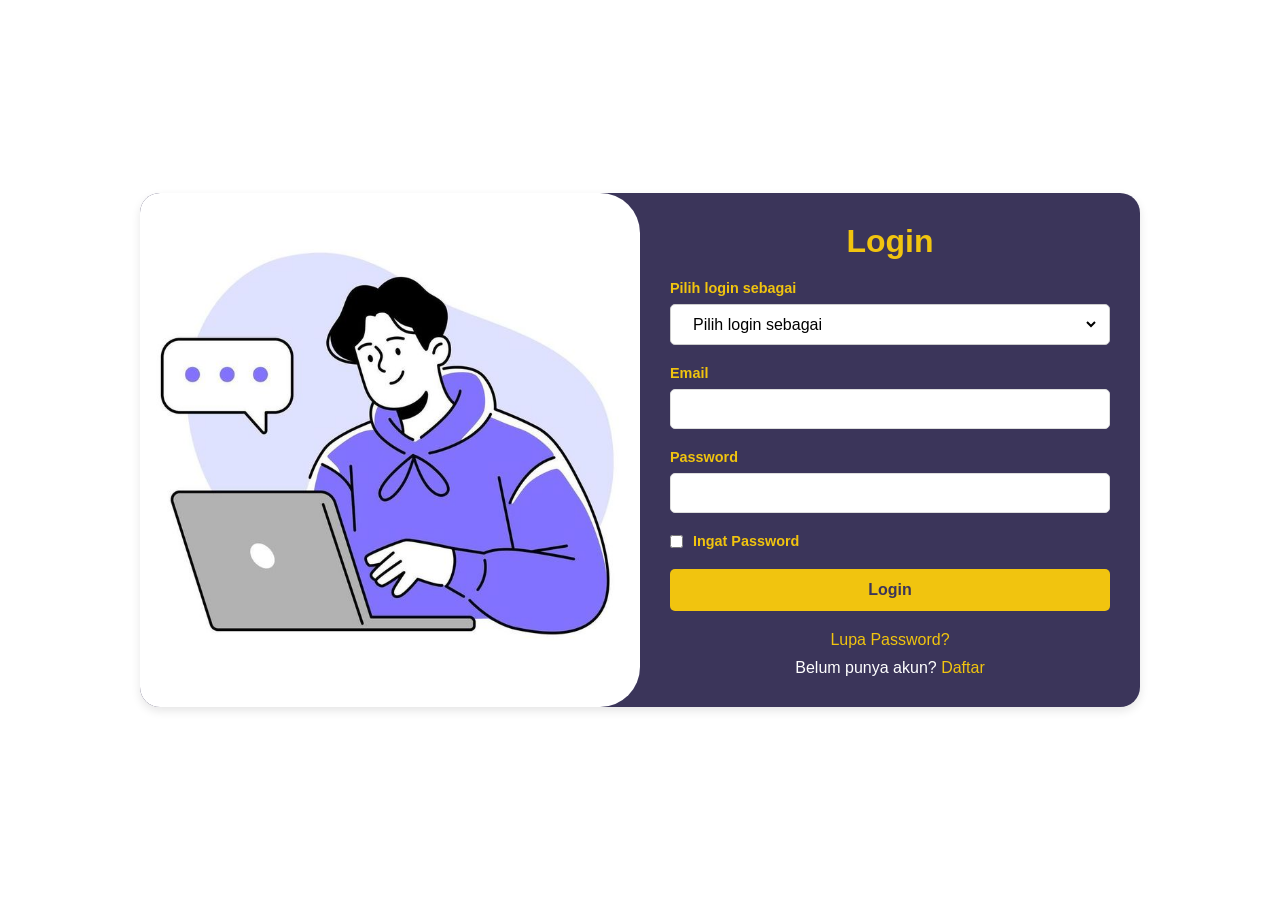
<file: pages/login.html>
<!DOCTYPE html>
<html lang="id">
<head>
    <meta charset="UTF-8">
    <meta name="viewport" content="width=device-width, initial-scale=1.0">
    <title>Log-In | ServerKita</title>
    <link rel="icon" type="image/png" href="../asset/server.png">
    <link rel="stylesheet" href="../css/login.css">
</head>
<body>      
<!-- pages/login.html -->
<section id="login" class="page">
  <div class="auth-container">
    <div class="auth-image">
        <img src="../asset/login.jpg" alt="Sign In Image">
    </div>
    
    <div class="auth-form-container">
      <h2>Login</h2>
      <form id="login-form">
        <div class="form-group">
            <label for="role">Pilih login sebagai</label>
            <div class="input-container">
              <i class="fas fa-user"></i>
              <select id="role" required>
                <option value="" disabled selected>Pilih login sebagai</option>
                <option value="user">User</option>
                <option value="admin">Admin</option>
              </select>
            </div>
            <div class="error-message"></div>
          </div>
          
          <div class="form-group">
            <label for="login-email">Email</label>
            <input type="email" id="login-email" required />
            <div class="error-message"></div>
          </div>          
        <div class="form-group">
          <label for="login-password">Password</label>
          <div class="password-input">
            <input type="password" id="login-password" required />
            <i class="fas fa-eye password-toggle"></i>
          </div>
          <div class="error-message"></div>
        </div>
        <div class="form-group checkbox">
          <input type="checkbox" id="remember-me" />
          <label for="remember-me">Ingat Password</label>
        </div>
        <button type="submit" class="btn btn-primary btn-block">Login</button>
      </form>
      <div class="auth-links">
        <a href="#" id="forgot-password-link">Lupa Password?</a>
        <span
          >Belum punya akun? <a href="#" id="goto-signup-link" onclick="window.location.href='signup.html';">Daftar</a></span
        >
      </div>
    </div>
  </div>
  <script src="../js/login.js"></script>
</body>
</section>
</file>
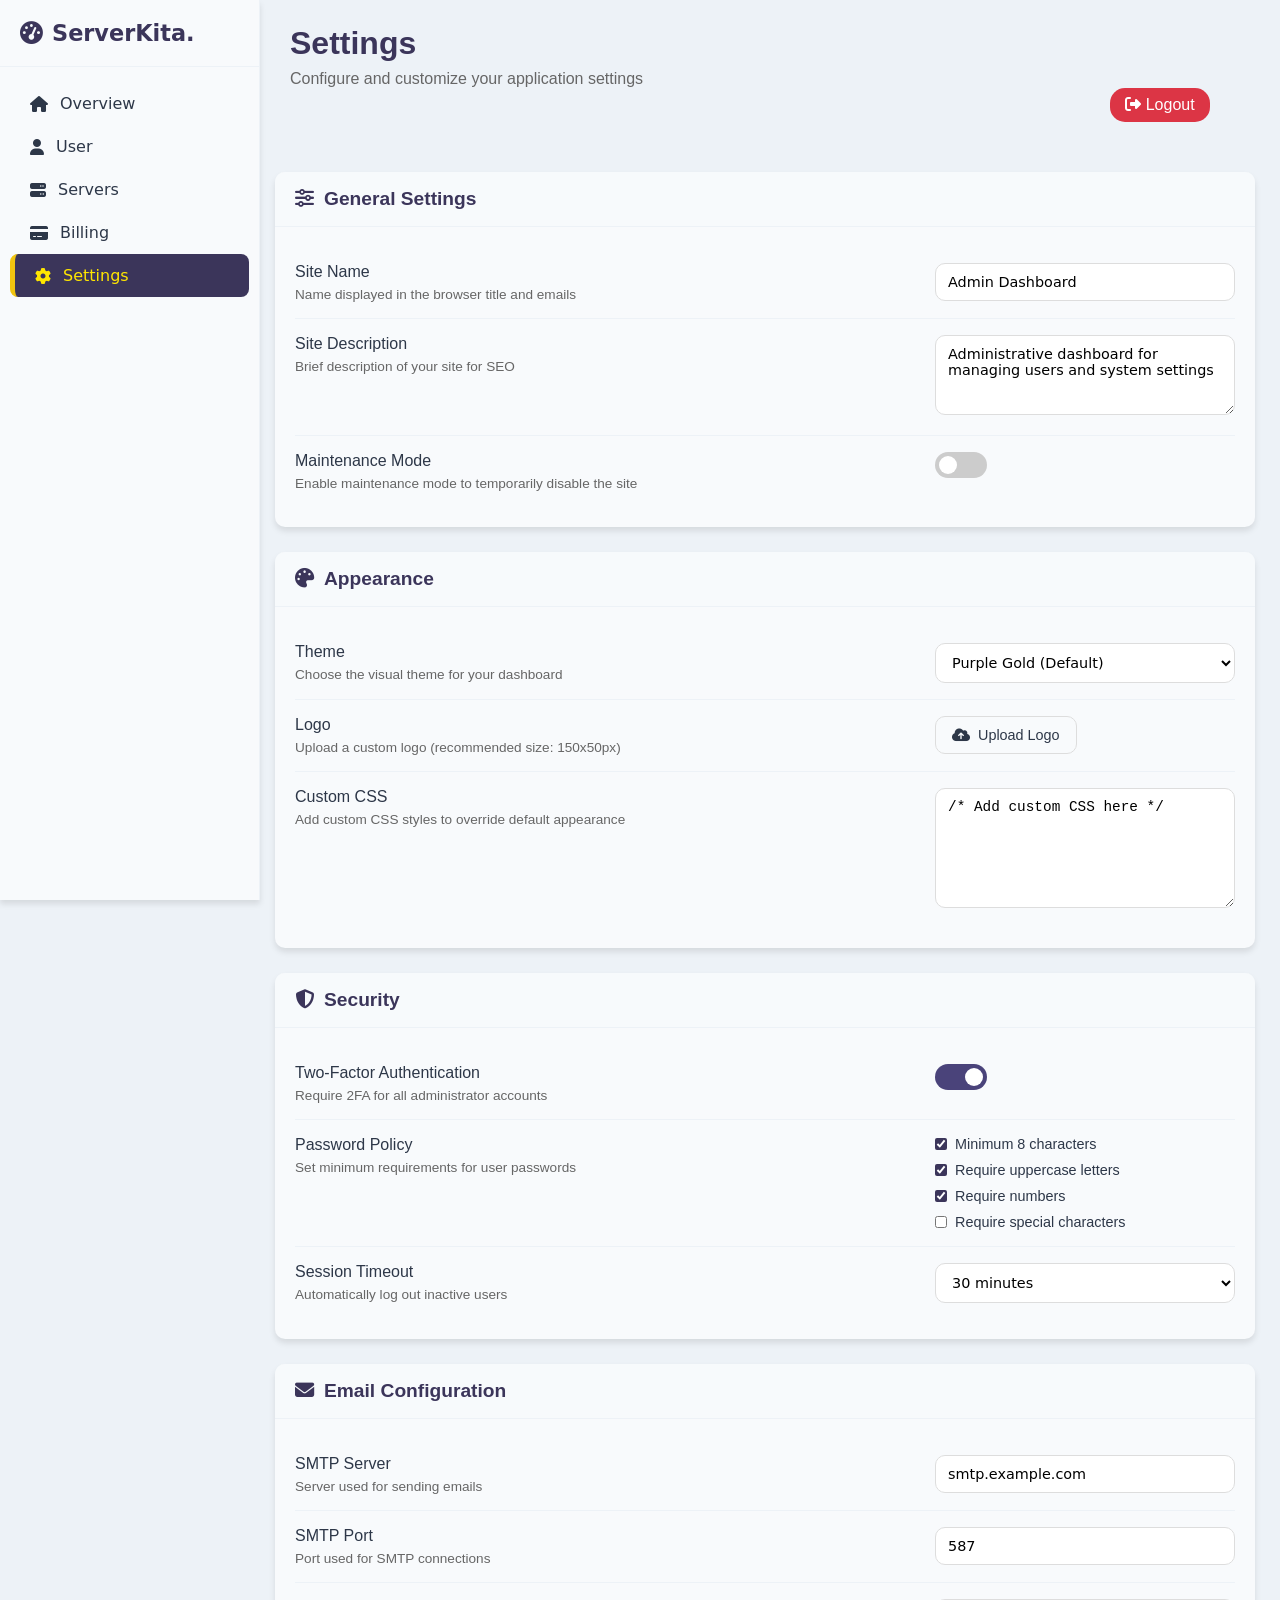
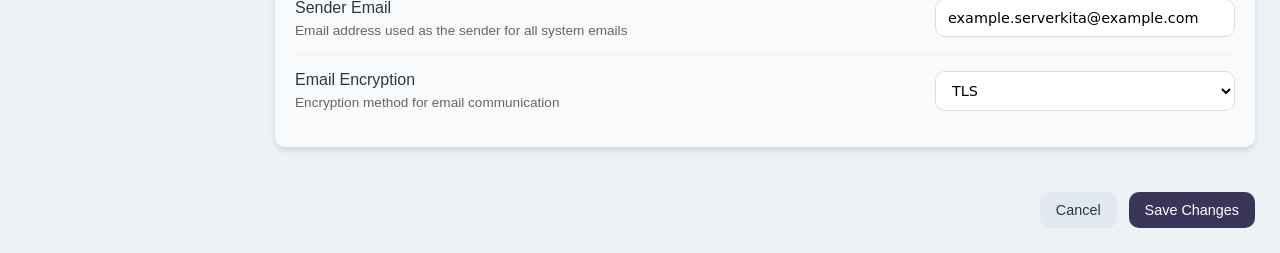
<file: pages/settings.html>
<!DOCTYPE html>
<html lang="id">
  <head>
    <meta charset="UTF-8" />
    <meta name="viewport" content="width=device-width, initial-scale=1.0" />
    <title>Settings Admin | ServerKita.</title>
    <link rel="icon" type="image/png" href="../asset/server.png" />
    <link
      href="https://cdnjs.cloudflare.com/ajax/libs/font-awesome/6.4.0/css/all.min.css"
      rel="stylesheet"
    />
    <link rel="stylesheet" href="../css/settings.css" />
  </head>
  <body>
    <!-- Sidebar -->
    <div class="sidebar">
      <div class="sidebar-header">
        <h2><i class="fas fa-tachometer-alt"></i><span>ServerKita.</span></h2>
      </div>
      <div class="sidebar-menu">
        <ul>
          <li>
            <a href="#" onclick="window.location.href='dashboardAdmin.html';"
              ><i class="fas fa-home"></i> <span>Overview</span></a
            >
          </li>
          <li>
            <a href="#" onclick="window.location.href='user.html';"
              ><i class="fas fa-user"></i> <span>User</span></a
            >
          </li>
          <li>
            <a href="#" onclick="window.location.href='server.html';"
              ><i class="fas fa-server"></i> <span>Servers</span></a
            >
          </li>
          <li>
            <a href="#" onclick="window.location.href='billing.html';"
              ><i class="fas fa-credit-card"></i> <span>Billing</span></a
            >
          </li>
          <li>
            <a
              href="#"
              class="active"
              onclick="window.location.href='settings.html';"
              ><i class="fas fa-cog"></i> <span>Settings</span></a
            >
          </li>
        </ul>
      </div>
    </div>

    <!-- Main Content -->
    <div class="dashboard-tab">
      <div class="settings-header">
        <h1>Settings</h1>
        <p>Configure and customize your application settings</p>
        <div class="profile-logout">
          <button
            class="logout-btn"
            onclick="window.location.href='../index.html';"
          >
            <i class="fas fa-sign-out-alt"></i> Logout
          </button>
        </div>
      </div>

      <div class="settings-container">
        <!-- General Settings Section -->
        <div class="settings-section">
          <div class="section-header">
            <h2><i class="fas fa-sliders-h"></i> General Settings</h2>
          </div>
          <div class="section-content">
            <div class="setting-item">
              <div class="setting-info">
                <h3>Site Name</h3>
                <p>Name displayed in the browser title and emails</p>
              </div>
              <div class="setting-control">
                <input
                  type="text"
                  value="Admin Dashboard"
                  class="form-control"
                />
              </div>
            </div>
            <div class="setting-item">
              <div class="setting-info">
                <h3>Site Description</h3>
                <p>Brief description of your site for SEO</p>
              </div>
              <div class="setting-control">
                <textarea class="form-control">
Administrative dashboard for managing users and system settings</textarea
                >
              </div>
            </div>
            <div class="setting-item">
              <div class="setting-info">
                <h3>Maintenance Mode</h3>
                <p>Enable maintenance mode to temporarily disable the site</p>
              </div>
              <div class="setting-control">
                <label class="toggle">
                  <input type="checkbox" />
                  <span class="slider"></span>
                </label>
              </div>
            </div>
          </div>
        </div>

        <!-- Appearance Settings Section -->
        <div class="settings-section">
          <div class="section-header">
            <h2><i class="fas fa-palette"></i> Appearance</h2>
          </div>
          <div class="section-content">
            <div class="setting-item">
              <div class="setting-info">
                <h3>Theme</h3>
                <p>Choose the visual theme for your dashboard</p>
              </div>
              <div class="setting-control">
                <select class="form-control">
                  <option selected>Purple Gold (Default)</option>
                  <option>Dark Mode</option>
                  <option>Light Mode</option>
                  <option>Ocean Blue</option>
                </select>
              </div>
            </div>
            <div class="setting-item">
              <div class="setting-info">
                <h3>Logo</h3>
                <p>Upload a custom logo (recommended size: 150x50px)</p>
              </div>
              <div class="setting-control file-upload">
                <input type="file" id="logo-upload" hidden />
                <label for="logo-upload" class="btn btn-outline">
                  <i class="fas fa-cloud-upload-alt"></i> Upload Logo
                </label>
              </div>
            </div>
            <div class="setting-item">
              <div class="setting-info">
                <h3>Custom CSS</h3>
                <p>Add custom CSS styles to override default appearance</p>
              </div>
              <div class="setting-control">
                <textarea class="form-control code">
/* Add custom CSS here */</textarea
                >
              </div>
            </div>
          </div>
        </div>

        <!-- Security Settings Section -->
        <div class="settings-section">
          <div class="section-header">
            <h2><i class="fas fa-shield-alt"></i> Security</h2>
          </div>
          <div class="section-content">
            <div class="setting-item">
              <div class="setting-info">
                <h3>Two-Factor Authentication</h3>
                <p>Require 2FA for all administrator accounts</p>
              </div>
              <div class="setting-control">
                <label class="toggle">
                  <input type="checkbox" checked />
                  <span class="slider"></span>
                </label>
              </div>
            </div>
            <div class="setting-item">
              <div class="setting-info">
                <h3>Password Policy</h3>
                <p>Set minimum requirements for user passwords</p>
              </div>
              <div class="setting-control">
                <div class="checkbox-group">
                  <label class="checkbox-item">
                    <input type="checkbox" checked /> Minimum 8 characters
                  </label>
                  <label class="checkbox-item">
                    <input type="checkbox" checked /> Require uppercase letters
                  </label>
                  <label class="checkbox-item">
                    <input type="checkbox" checked /> Require numbers
                  </label>
                  <label class="checkbox-item">
                    <input type="checkbox" /> Require special characters
                  </label>
                </div>
              </div>
            </div>
            <div class="setting-item">
              <div class="setting-info">
                <h3>Session Timeout</h3>
                <p>Automatically log out inactive users</p>
              </div>
              <div class="setting-control">
                <select class="form-control">
                  <option>15 minutes</option>
                  <option selected>30 minutes</option>
                  <option>1 hour</option>
                  <option>2 hours</option>
                  <option>Never</option>
                </select>
              </div>
            </div>
          </div>
        </div>

        <!-- Email Settings Section -->
        <div class="settings-section">
          <div class="section-header">
            <h2><i class="fas fa-envelope"></i> Email Configuration</h2>
          </div>
          <div class="section-content">
            <div class="setting-item">
              <div class="setting-info">
                <h3>SMTP Server</h3>
                <p>Server used for sending emails</p>
              </div>
              <div class="setting-control">
                <input
                  type="text"
                  value="smtp.example.com"
                  class="form-control"
                />
              </div>
            </div>
            <div class="setting-item">
              <div class="setting-info">
                <h3>SMTP Port</h3>
                <p>Port used for SMTP connections</p>
              </div>
              <div class="setting-control">
                <input type="number" value="587" class="form-control" />
              </div>
            </div>
            <div class="setting-item">
              <div class="setting-info">
                <h3>Sender Email</h3>
                <p>Email address used as the sender for all system emails</p>
              </div>
              <div class="setting-control">
                <input
                  type="email"
                  value="example.serverkita@example.com"
                  class="form-control"
                />
              </div>
            </div>
            <div class="setting-item">
              <div class="setting-info">
                <h3>Email Encryption</h3>
                <p>Encryption method for email communication</p>
              </div>
              <div class="setting-control">
                <select class="form-control">
                  <option>None</option>
                  <option selected>TLS</option>
                  <option>SSL</option>
                </select>
              </div>
            </div>
          </div>
        </div>

        <!-- Action buttons -->
        <div class="settings-actions">
          <button class="btn btn-secondary">Cancel</button>
          <button class="btn btn-primary">Save Changes</button>
        </div>
      </div>
    </div>
  </body>
</html>
</file>
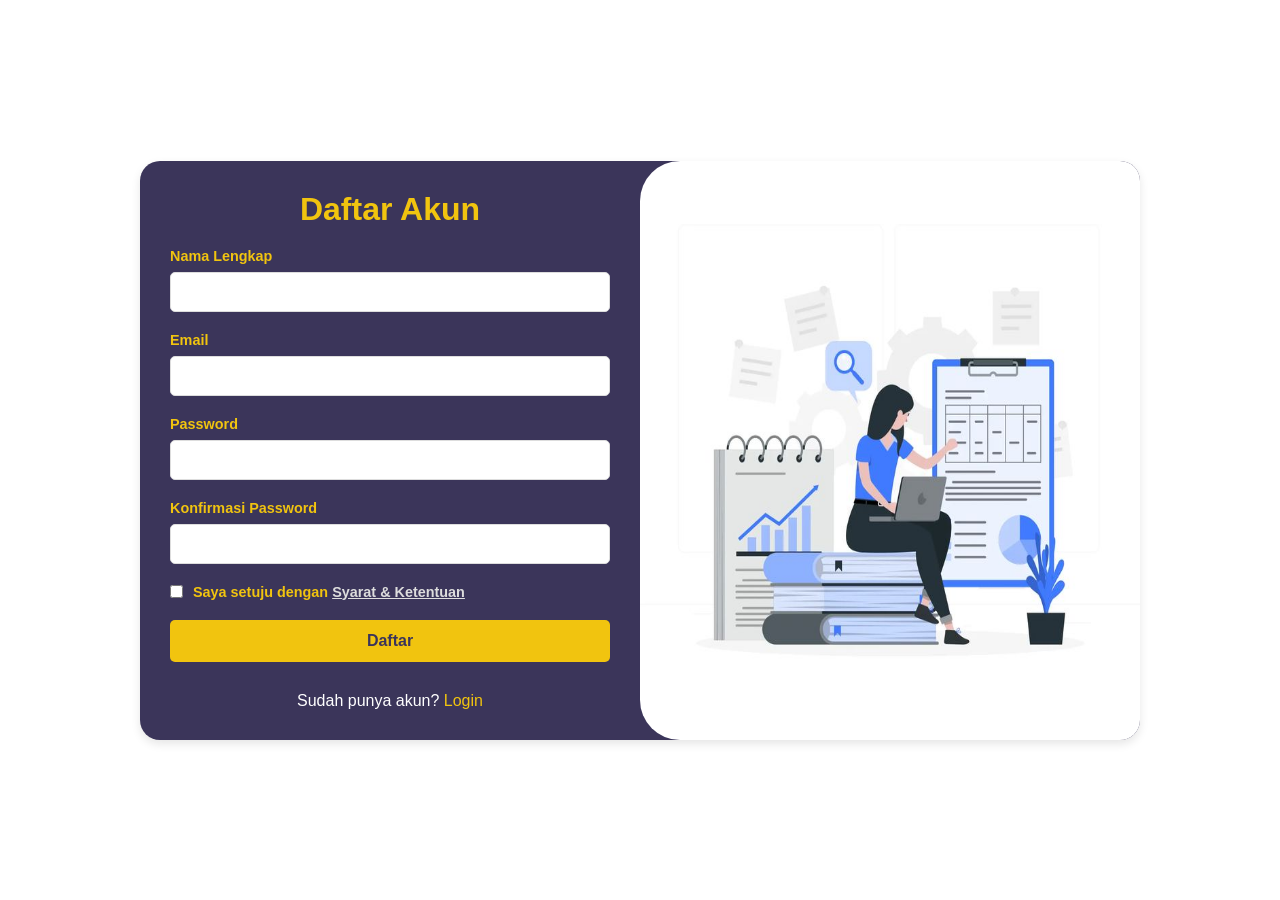
<file: pages/signup.html>
<!DOCTYPE html>
<html lang="id">
  <head>
    <meta charset="UTF-8" />
    <meta name="viewport" content="width=device-width, initial-scale=1.0" />
    <title>Sign-Up to ServerKita</title>
    <link rel="icon" type="image/png" href="../asset/server.png" />
    <link rel="stylesheet" href="../css/signup.css" />
    <script defer src="../js/signUp.js"></script>
    <!-- Pastikan script dimuat setelah halaman -->
  </head>
  <body>
    <!-- Signup Page -->
    <section id="signup" class="page">
      <div class="auth-container">
        <div class="auth-image">
          <img src="../asset/daftar.jpg" alt="Sign In Image" />
        </div>

        <div class="auth-form-container">
          <h1>Daftar Akun</h1>
          <form id="signup-form">
            <div class="form-group">
              <label for="signup-name">Nama Lengkap</label>
              <input type="text" id="signup-name" required />
              <div class="error-message"></div>
            </div>
            <div class="form-group">
              <label for="signup-email">Email</label>
              <input type="email" id="signup-email" required />
              <div class="error-message"></div>
            </div>
            <div class="form-group">
              <label for="signup-password">Password</label>
              <div class="password-input">
                <input type="password" id="signup-password" required />
                <i class="fas fa-eye password-toggle"></i>
              </div>
              <div class="error-message"></div>
            </div>
            <div class="form-group">
              <label for="signup-confirm-password">Konfirmasi Password</label>
              <div class="password-input">
                <input type="password" id="signup-confirm-password" required />
                <i class="fas fa-eye password-toggle"></i>
              </div>
              <div class="error-message"></div>
            </div>
            <div class="form-group checkbox">
              <input type="checkbox" id="agree-terms" required />
              <label for="agree-terms">
                Saya setuju dengan <a href="#">Syarat & Ketentuan</a>
              </label>
              <div class="error-message"></div>
            </div>
            <button
              type="submit"
              id="signup-button"
              class="btn btn-primary btn-block"
            >
              Daftar
            </button>
          </form>
          <div class="auth-links">
            <span>
              Sudah punya akun?
              <a href="login.html" id="goto-login-link">Login</a>
            </span>
          </div>
        </div>
      </div>
    </section>
  </body>
</html>
</file>
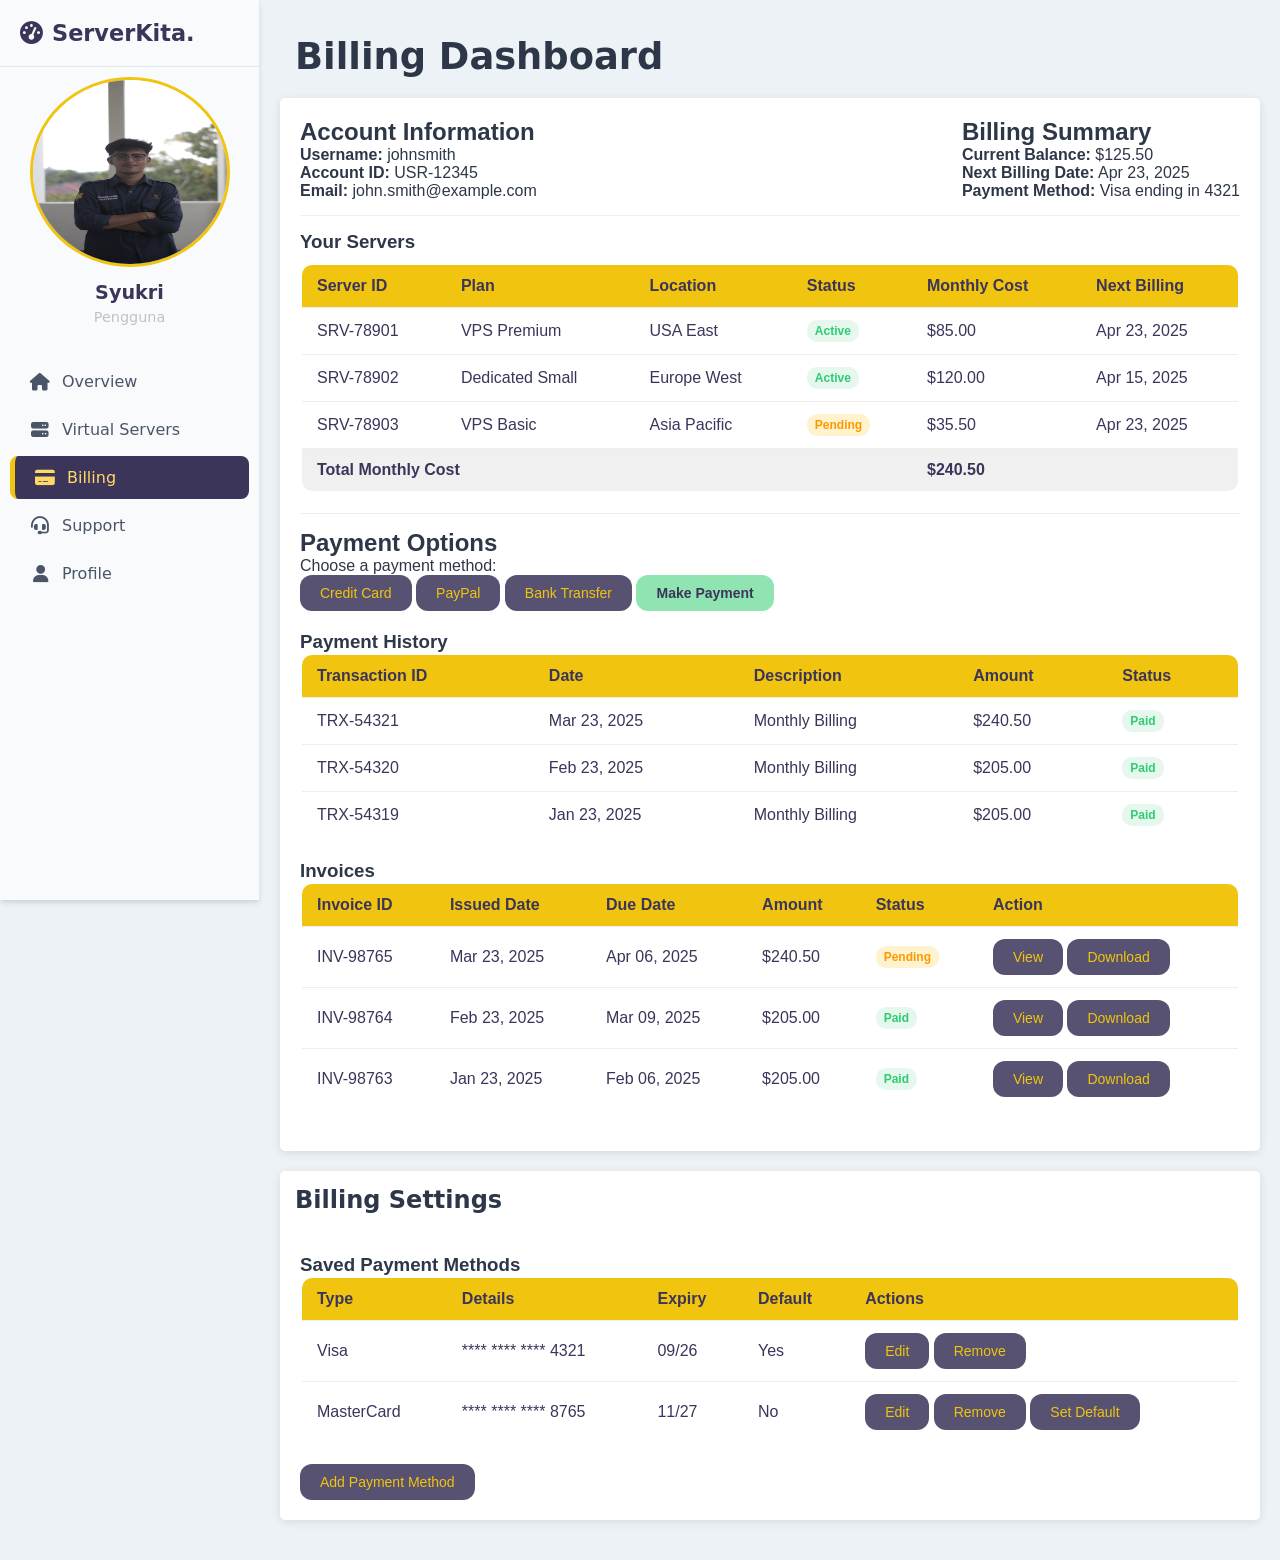
<file: pages/user-billing.html>
<!DOCTYPE html>
<html lang="en">
  <head>
    <meta charset="UTF-8" />
    <meta name="viewport" content="width=device-width, initial-scale=1.0" />
    <title>Billing User | ServerKita.</title>
    <link rel="icon" type="image/png" href="../asset/server.png" />
    <link
      href="https://cdnjs.cloudflare.com/ajax/libs/font-awesome/6.4.0/css/all.min.css"
      rel="stylesheet"
    />
    <link rel="stylesheet" href="../css/user-billing.css" />
  </head>
  <body>
    <div class="sidebar">
      <div class="sidebar-header">
        <h2><i class="fas fa-tachometer-alt"></i> <span>ServerKita.</span></h2>
      </div>
      <div class="user-profile">
        <img
          src="../asset/anggota/syukri.jpg"
          alt="User Profile"
          class="profile-picture"
        />
        <div class="profile-info">
          <h3>Syukri</h3>
          <p>Pengguna</p>
        </div>
      </div>
      <div class="sidebar-menu">
        <ul>
          <li>
            <a href="#" onclick="window.location.href='user-dashboard.html';"
              ><i class="fas fa-home"></i> <span>Overview</span></a
            >
          </li>
          <li>
            <a href="#" onclick="window.location.href='user-server.html';"
              ><i class="fas fa-server"></i> <span>Virtual Servers</span></a
            >
          </li>
          <li>
            <a
              href="#"
              class="active"
              onclick="window.location.href='user-billing.html';"
              ><i class="fas fa-credit-card"></i> <span>Billing</span></a
            >
          </li>
          <li>
            <a href="#" onclick="window.location.href='user-support.html';"
              ><i class="fas fa-headset"></i> <span>Support</span></a
            >
          </li>
          <li>
            <a href="#" onclick="window.location.href='user-profile.html';"
              ><i class="fas fa-user"></i> <span>Profile</span></a
            >
          </li>
        </ul>
      </div>
    </div>

    <div class="container">
      <div class="header">
        <h1>Billing Dashboard</h1>
      </div>
      <div class="billing-card">
        <div class="billing-info">
          <div class="user-info">
            <div>
              <h2>Account Information</h2>
              <p><strong>Username:</strong> johnsmith</p>
              <p><strong>Account ID:</strong> USR-12345</p>
              <p><strong>Email:</strong> john.smith@example.com</p>
            </div>
            <div>
              <h2>Billing Summary</h2>
              <p><strong>Current Balance:</strong> $125.50</p>
              <p><strong>Next Billing Date:</strong> Apr 23, 2025</p>
              <p><strong>Payment Method:</strong> Visa ending in 4321</p>
            </div>
          </div>

          <div class="server-details">
            <h3>Your Servers</h3>
            <table>
              <thead>
                <tr>
                  <th>Server ID</th>
                  <th>Plan</th>
                  <th>Location</th>
                  <th>Status</th>
                  <th>Monthly Cost</th>
                  <th>Next Billing</th>
                </tr>
              </thead>
              <tbody>
                <tr>
                  <td>SRV-78901</td>
                  <td>VPS Premium</td>
                  <td>USA East</td>
                  <td><span class="status status-active">Active</span></td>
                  <td>$85.00</td>
                  <td>Apr 23, 2025</td>
                </tr>
                <tr>
                  <td>SRV-78902</td>
                  <td>Dedicated Small</td>
                  <td>Europe West</td>
                  <td><span class="status status-active">Active</span></td>
                  <td>$120.00</td>
                  <td>Apr 15, 2025</td>
                </tr>
                <tr>
                  <td>SRV-78903</td>
                  <td>VPS Basic</td>
                  <td>Asia Pacific</td>
                  <td><span class="status status-pending">Pending</span></td>
                  <td>$35.50</td>
                  <td>Apr 23, 2025</td>
                </tr>
                <tr class="total-row">
                  <td colspan="4">Total Monthly Cost</td>
                  <td colspan="2">$240.50</td>
                </tr>
              </tbody>
            </table>
          </div>

          <div class="payment-section">
            <h2>Payment Options</h2>
            <p>Choose a payment method:</p>
            <button class="btn">Credit Card</button>
            <button class="btn">PayPal</button>
            <button class="btn">Bank Transfer</button>
            <button class="btn btn-success">Make Payment</button>
          </div>

          <div class="payment-history">
            <h3>Payment History</h3>
            <table>
              <thead>
                <tr>
                  <th>Transaction ID</th>
                  <th>Date</th>
                  <th>Description</th>
                  <th>Amount</th>
                  <th>Status</th>
                </tr>
              </thead>
              <tbody>
                <tr>
                  <td>TRX-54321</td>
                  <td>Mar 23, 2025</td>
                  <td>Monthly Billing</td>
                  <td>$240.50</td>
                  <td><span class="status status-active">Paid</span></td>
                </tr>
                <tr>
                  <td>TRX-54320</td>
                  <td>Feb 23, 2025</td>
                  <td>Monthly Billing</td>
                  <td>$205.00</td>
                  <td><span class="status status-active">Paid</span></td>
                </tr>
                <tr>
                  <td>TRX-54319</td>
                  <td>Jan 23, 2025</td>
                  <td>Monthly Billing</td>
                  <td>$205.00</td>
                  <td><span class="status status-active">Paid</span></td>
                </tr>
              </tbody>
            </table>
          </div>

          <div class="invoice-section">
            <h3>Invoices</h3>
            <table>
              <thead>
                <tr>
                  <th>Invoice ID</th>
                  <th>Issued Date</th>
                  <th>Due Date</th>
                  <th>Amount</th>
                  <th>Status</th>
                  <th>Action</th>
                </tr>
              </thead>
              <tbody>
                <tr>
                  <td>INV-98765</td>
                  <td>Mar 23, 2025</td>
                  <td>Apr 06, 2025</td>
                  <td>$240.50</td>
                  <td><span class="status status-pending">Pending</span></td>
                  <td>
                    <a href="#" class="btn">View</a>
                    <a href="#" class="btn">Download</a>
                  </td>
                </tr>
                <tr>
                  <td>INV-98764</td>
                  <td>Feb 23, 2025</td>
                  <td>Mar 09, 2025</td>
                  <td>$205.00</td>
                  <td><span class="status status-active">Paid</span></td>
                  <td>
                    <a href="#" class="btn">View</a>
                    <a href="#" class="btn">Download</a>
                  </td>
                </tr>
                <tr>
                  <td>INV-98763</td>
                  <td>Jan 23, 2025</td>
                  <td>Feb 06, 2025</td>
                  <td>$205.00</td>
                  <td><span class="status status-active">Paid</span></td>
                  <td>
                    <a href="#" class="btn">View</a>
                    <a href="#" class="btn">Download</a>
                  </td>
                </tr>
              </tbody>
            </table>
          </div>
        </div>
      </div>

      <div class="billing-card">
        <div class="header">
          <h2>Billing Settings</h2>
        </div>
        <div class="billing-info">
          <div class="payment-methods">
            <h3>Saved Payment Methods</h3>
            <table>
              <thead>
                <tr>
                  <th>Type</th>
                  <th>Details</th>
                  <th>Expiry</th>
                  <th>Default</th>
                  <th>Actions</th>
                </tr>
              </thead>
              <tbody>
                <tr>
                  <td>Visa</td>
                  <td>**** **** **** 4321</td>
                  <td>09/26</td>
                  <td>Yes</td>
                  <td>
                    <a href="#" class="btn">Edit</a>
                    <a href="#" class="btn">Remove</a>
                  </td>
                </tr>
                <tr>
                  <td>MasterCard</td>
                  <td>**** **** **** 8765</td>
                  <td>11/27</td>
                  <td>No</td>
                  <td>
                    <a href="#" class="btn">Edit</a>
                    <a href="#" class="btn">Remove</a>
                    <a href="#" class="btn">Set Default</a>
                  </td>
                </tr>
              </tbody>
            </table>
            <button class="btn">Add Payment Method</button>
          </div>
        </div>
      </div>
    </div>
  </body>
</html>
</file>
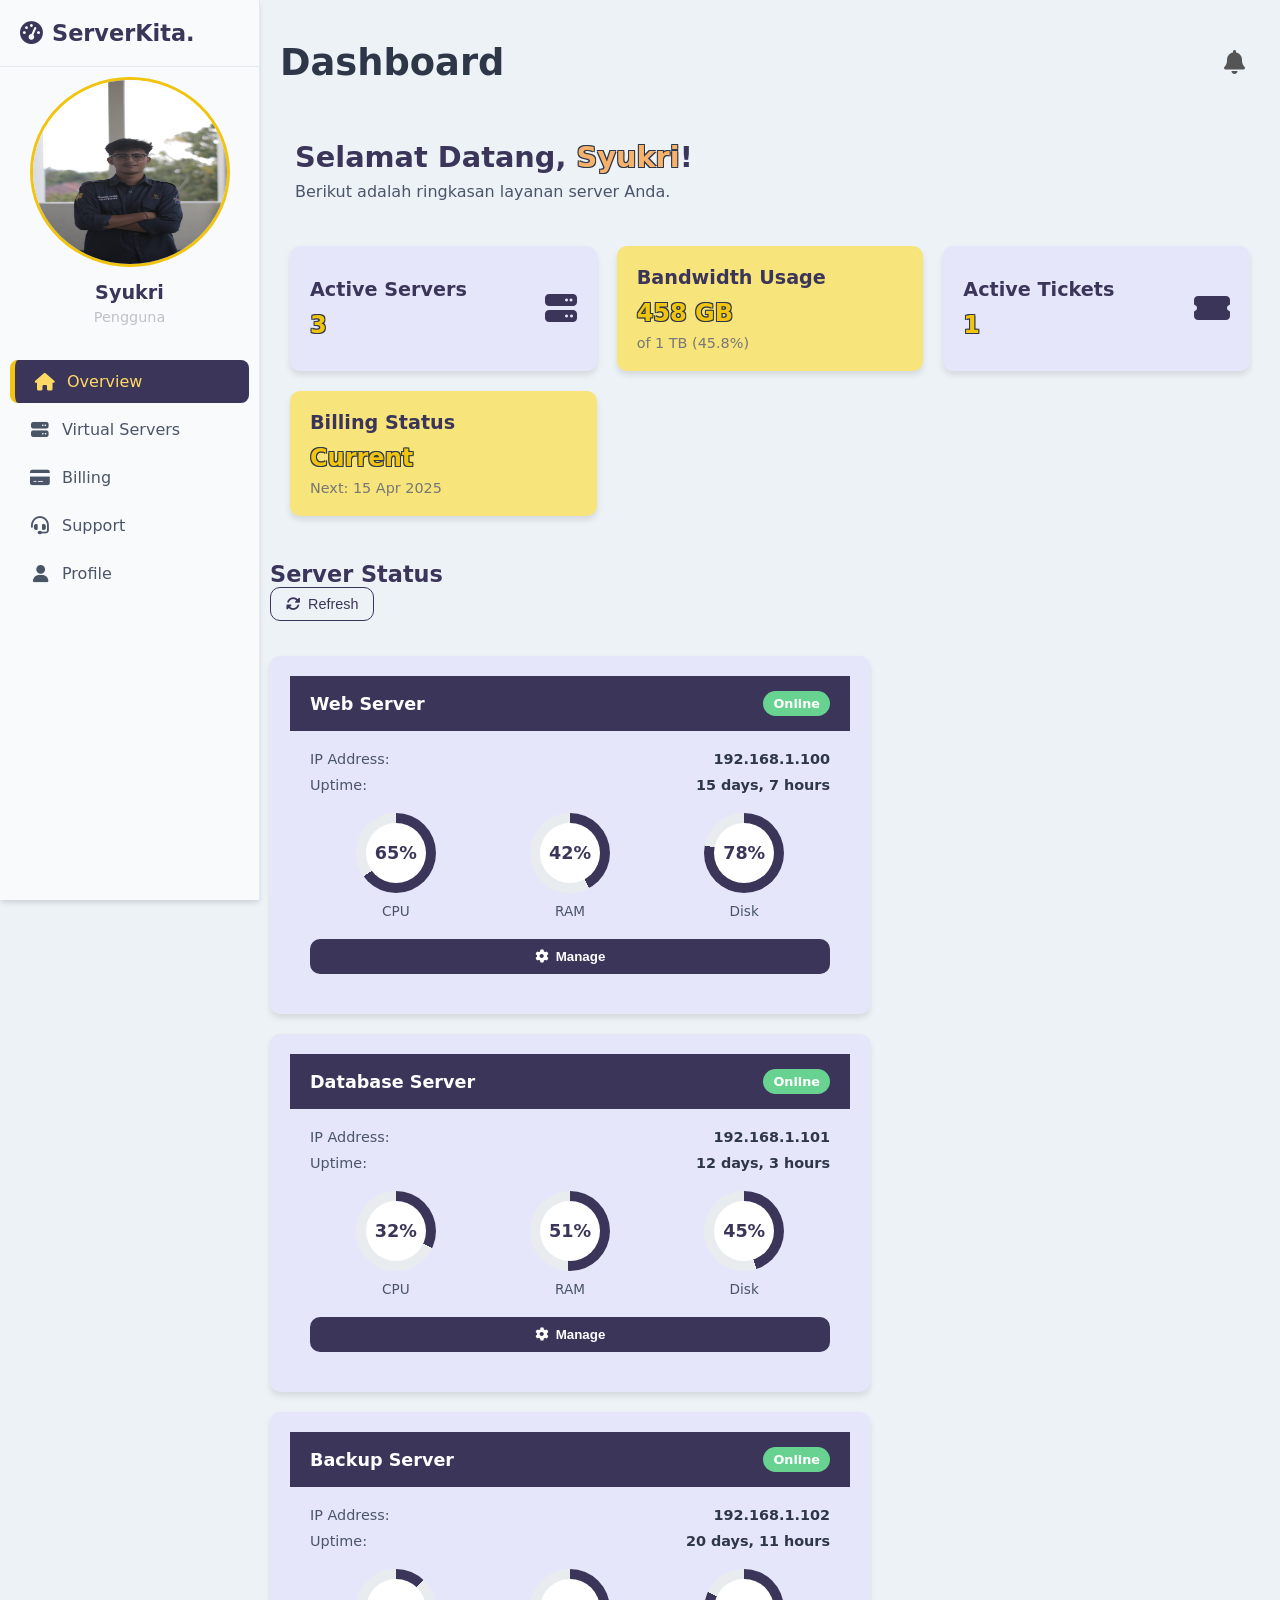
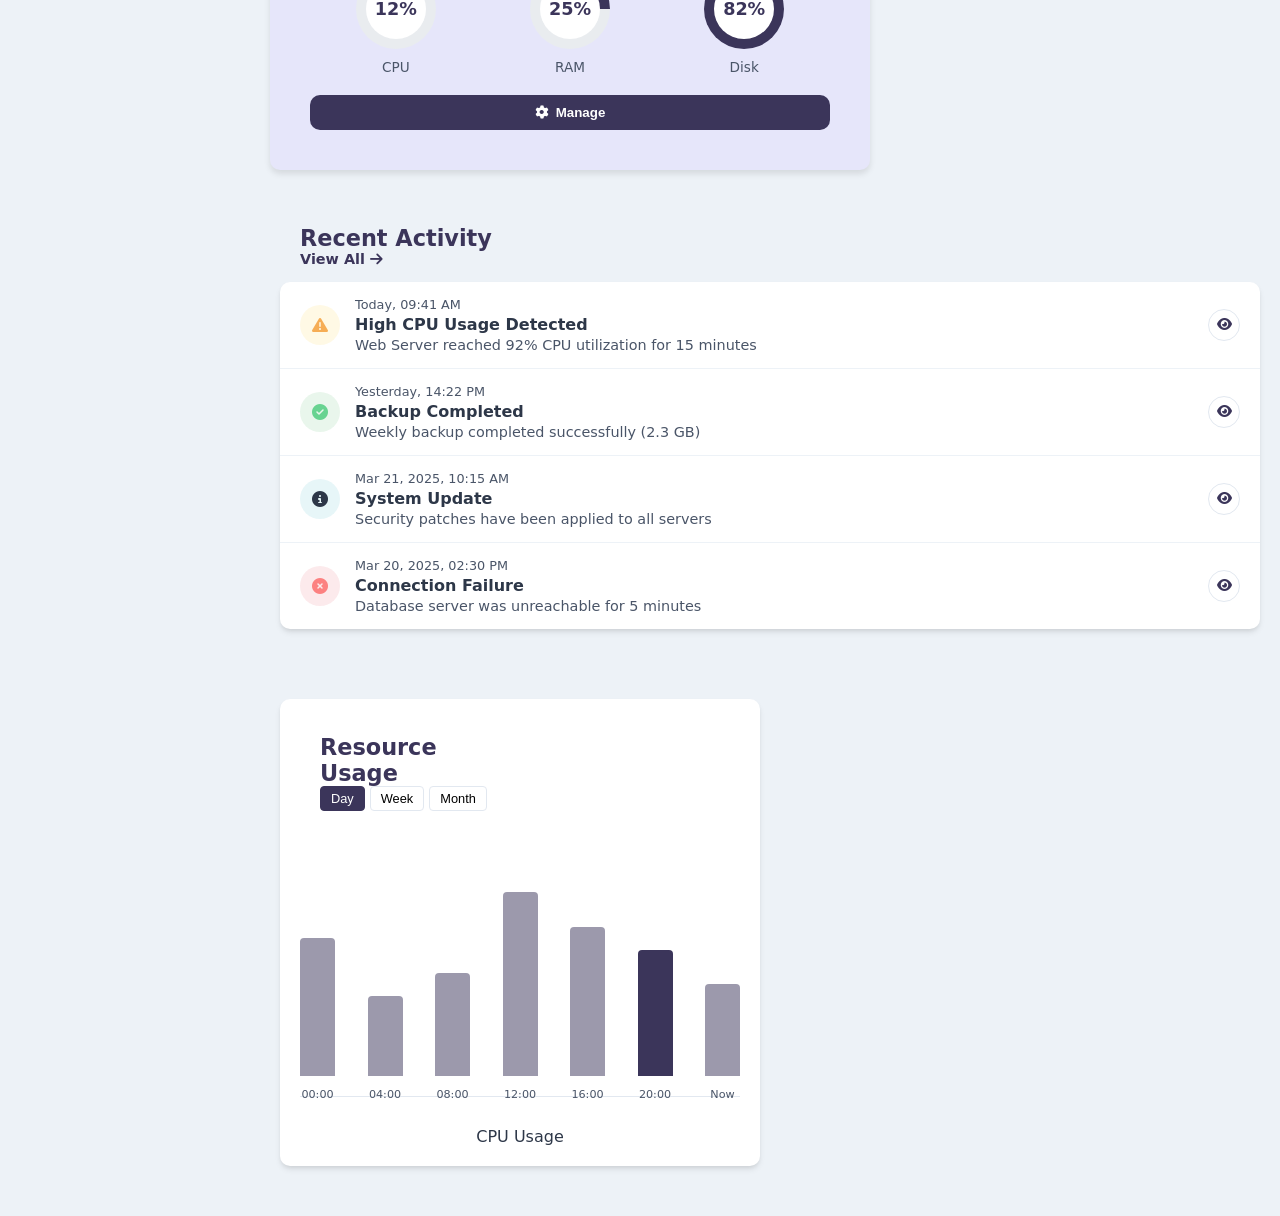
<file: pages/user-dashboard.html>
<!DOCTYPE html>
<html lang="en">
  <head>
    <meta charset="UTF-8" />
    <meta name="viewport" content="width=device-width, initial-scale=1.0" />
    <title>Dashboard User | ServerKita.</title>
    <link rel="icon" type="image/png" href="../asset/server.png" />
    <link
      href="https://cdnjs.cloudflare.com/ajax/libs/font-awesome/6.4.0/css/all.min.css"
      rel="stylesheet"
    />
    <link rel="stylesheet" href="../css/user-dashboard.css" />
  </head>
  <body>
    <!-- Sidebar -->
    <div class="sidebar">
      <div class="sidebar-header">
        <h2><i class="fas fa-tachometer-alt"></i> <span>ServerKita.</span></h2>
      </div>
      <div class="user-profile">
        <img
          src="../asset/anggota/syukri.jpg"
          alt="User Profile"
          class="profile-picture"
        />
        <div class="profile-info">
          <h3>Syukri</h3>
          <p>Pengguna</p>
        </div>
      </div>
      <div class="sidebar-menu">
        <ul>
          <li>
            <a
              href="#"
              class="active"
              onclick="window.location.href='user-dashboard.html';"
              ><i class="fas fa-home"></i> <span>Overview</span></a
            >
          </li>
          <li>
            <a href="#" onclick="window.location.href='user-server.html';"
              ><i class="fas fa-server"></i> <span>Virtual Servers</span></a
            >
          </li>
          <li>
            <a href="#" onclick="window.location.href='user-billing.html';"
              ><i class="fas fa-credit-card"></i> <span>Billing</span></a
            >
          </li>
          <li>
            <a href="#" onclick="window.location.href='user-support.html';"
              ><i class="fas fa-headset"></i> <span>Support</span></a
            >
          </li>
          <li>
            <a href="#" onclick="window.location.href='user-profile.html';"
              ><i class="fas fa-user"></i> <span>Profile</span></a
            >
          </li>
        </ul>
      </div>
    </div>

    <!-- main content -->
    <div class="main-content">
      <!-- <div class="dashboard-content"> -->
      <div class="top-nav">
        <div class="page-title">
          <h1>Dashboard</h1>
        </div>
        <div class="dashboard-actions">
          <div class="notification-bell">
            <i class="fas fa-bell"></i>
          </div>
        </div>
      </div>

      <!-- User Overview Tab -->
      <div id="user-overview" class="dashboard-tab active">
        <div class="dashboard-welcome">
          <h3>Selamat Datang, <span id="user-name">Syukri</span>!</h3>
          <p>Berikut adalah ringkasan layanan server Anda.</p>
        </div>
        <div class="dashboard-cards">
          <div class="dashboard-card">
            <div class="dashboard-card-content">
              <h3>Active Servers</h3>
              <p class="dashboard-card-value">3</p>
            </div>
            <div class="dashboard-card-icon">
              <i class="fas fa-server"></i>
            </div>
          </div>
          <div class="dashboard-card-1">
            <div class="dashboard-card-content-1">
              <h3>Bandwidth Usage</h3>
              <p class="dashboard-card-value-1">458 GB</p>
              <p class="dashboard-card-info-1">of 1 TB (45.8%)</p>
            </div>
            <div class="dashboard-card-icon-1">
              <i class="fas fa-network-wired-1"></i>
            </div>
          </div>
          <div class="dashboard-card">
            <div class="dashboard-card-content">
              <h3>Active Tickets</h3>
              <p class="dashboard-card-value">1</p>
            </div>
            <div class="dashboard-card-icon">
              <i class="fas fa-ticket-alt"></i>
            </div>
          </div>
          <div class="dashboard-card-1">
            <div class="dashboard-card-content-1">
              <h3>Billing Status</h3>
              <p class="dashboard-card-value-1">Current</p>
              <p class="dashboard-card-info-1">Next: 15 Apr 2025</p>
            </div>
            <div class="dashboard-card-icon-1">
              <i class="fas fa-money-bill-wave-1"></i>
            </div>
          </div>
        </div>
      </div>
    </div>

    <!-- Server Status Section -->
    <div class="server-status-section">
      <div class="section-header">
        <h2>Server Status</h2>
        <button class="refresh-button">
          <i class="fas fa-sync-alt"></i> Refresh
        </button>
      </div>
      <div class="server-status-cards">
        <div class="server-card">
          <div class="server-card-header">
            <h3>Web Server</h3>
            <span class="status-badge online">Online</span>
          </div>
          <div class="server-card-body">
            <div class="server-info-row">
              <span class="server-info-label">IP Address:</span>
              <span class="server-info-value">192.168.1.100</span>
            </div>
            <div class="server-info-row">
              <span class="server-info-label">Uptime:</span>
              <span class="server-info-value">15 days, 7 hours</span>
            </div>
            <div class="server-metrics">
              <div class="metric-item">
                <div class="metric-circle" data-percentage="65">
                  <div class="metric-number">65%</div>
                </div>
                <div class="metric-label">CPU</div>
              </div>
              <div class="metric-item">
                <div class="metric-circle" data-percentage="42">
                  <div class="metric-number">42%</div>
                </div>
                <div class="metric-label">RAM</div>
              </div>
              <div class="metric-item">
                <div class="metric-circle" data-percentage="78">
                  <div class="metric-number">78%</div>
                </div>
                <div class="metric-label">Disk</div>
              </div>
            </div>
            <button class="server-action-btn">
              <i class="fas fa-cog"></i> Manage
            </button>
          </div>
        </div>

        <div class="server-card">
          <div class="server-card-header">
            <h3>Database Server</h3>
            <span class="status-badge online">Online</span>
          </div>
          <div class="server-card-body">
            <div class="server-info-row">
              <span class="server-info-label">IP Address:</span>
              <span class="server-info-value">192.168.1.101</span>
            </div>
            <div class="server-info-row">
              <span class="server-info-label">Uptime:</span>
              <span class="server-info-value">12 days, 3 hours</span>
            </div>
            <div class="server-metrics">
              <div class="metric-item">
                <div class="metric-circle" data-percentage="32">
                  <div class="metric-number">32%</div>
                </div>
                <div class="metric-label">CPU</div>
              </div>
              <div class="metric-item">
                <div class="metric-circle" data-percentage="51">
                  <div class="metric-number">51%</div>
                </div>
                <div class="metric-label">RAM</div>
              </div>
              <div class="metric-item">
                <div class="metric-circle" data-percentage="45">
                  <div class="metric-number">45%</div>
                </div>
                <div class="metric-label">Disk</div>
              </div>
            </div>
            <button class="server-action-btn">
              <i class="fas fa-cog"></i> Manage
            </button>
          </div>
        </div>

        <div class="server-card">
          <div class="server-card-header">
            <h3>Backup Server</h3>
            <span class="status-badge online">Online</span>
          </div>
          <div class="server-card-body">
            <div class="server-info-row">
              <span class="server-info-label">IP Address:</span>
              <span class="server-info-value">192.168.1.102</span>
            </div>
            <div class="server-info-row">
              <span class="server-info-label">Uptime:</span>
              <span class="server-info-value">20 days, 11 hours</span>
            </div>
            <div class="server-metrics">
              <div class="metric-item">
                <div class="metric-circle" data-percentage="12">
                  <div class="metric-number">12%</div>
                </div>
                <div class="metric-label">CPU</div>
              </div>
              <div class="metric-item">
                <div class="metric-circle" data-percentage="25">
                  <div class="metric-number">25%</div>
                </div>
                <div class="metric-label">RAM</div>
              </div>
              <div class="metric-item">
                <div class="metric-circle" data-percentage="82">
                  <div class="metric-number">82%</div>
                </div>
                <div class="metric-label">Disk</div>
              </div>
            </div>
            <button class="server-action-btn">
              <i class="fas fa-cog"></i> Manage
            </button>
          </div>
        </div>
      </div>
    </div>

    <!-- Recent Activity Section -->
    <div class="recent-activity-section">
      <div class="section-header">
        <h2>Recent Activity</h2>
        <a href="#" class="view-all-link"
          >View All <i class="fas fa-arrow-right"></i
        ></a>
      </div>
      <div class="activity-timeline">
        <div class="activity-item">
          <div class="activity-icon warning">
            <i class="fas fa-exclamation-triangle"></i>
          </div>
          <div class="activity-content">
            <div class="activity-time">Today, 09:41 AM</div>
            <div class="activity-title">High CPU Usage Detected</div>
            <div class="activity-description">
              Web Server reached 92% CPU utilization for 15 minutes
            </div>
          </div>
          <div class="activity-action">
            <button class="action-btn"><i class="fas fa-eye"></i></button>
          </div>
        </div>
        <div class="activity-item">
          <div class="activity-icon success">
            <i class="fas fa-check-circle"></i>
          </div>
          <div class="activity-content">
            <div class="activity-time">Yesterday, 14:22 PM</div>
            <div class="activity-title">Backup Completed</div>
            <div class="activity-description">
              Weekly backup completed successfully (2.3 GB)
            </div>
          </div>
          <div class="activity-action">
            <button class="action-btn"><i class="fas fa-eye"></i></button>
          </div>
        </div>
        <div class="activity-item">
          <div class="activity-icon info">
            <i class="fas fa-info-circle"></i>
          </div>
          <div class="activity-content">
            <div class="activity-time">Mar 21, 2025, 10:15 AM</div>
            <div class="activity-title">System Update</div>
            <div class="activity-description">
              Security patches have been applied to all servers
            </div>
          </div>
          <div class="activity-action">
            <button class="action-btn"><i class="fas fa-eye"></i></button>
          </div>
        </div>
        <div class="activity-item">
          <div class="activity-icon danger">
            <i class="fas fa-times-circle"></i>
          </div>
          <div class="activity-content">
            <div class="activity-time">Mar 20, 2025, 02:30 PM</div>
            <div class="activity-title">Connection Failure</div>
            <div class="activity-description">
              Database server was unreachable for 5 minutes
            </div>
          </div>
          <div class="activity-action">
            <button class="action-btn"><i class="fas fa-eye"></i></button>
          </div>
        </div>
      </div>
    </div>

    <!-- Quick Stats and Resources Section (2-column layout) -->
    <div class="dashboard-grid">
      <!-- Left Column - Quick Stats -->
      <div class="dashboard-column">
        <div class="stats-card">
          <div class="section-header">
            <h2>Resource Usage</h2>
            <div class="time-selector">
              <button class="time-btn active">Day</button>
              <button class="time-btn">Week</button>
              <button class="time-btn">Month</button>
            </div>
          </div>
          <div class="usage-chart">
            <div class="chart-placeholder">
              <!-- Placeholder for actual chart -->
              <div class="chart-bars">
                <div
                  class="chart-bar"
                  style="height: 60%"
                  data-label="00:00"
                ></div>
                <div
                  class="chart-bar"
                  style="height: 35%"
                  data-label="04:00"
                ></div>
                <div
                  class="chart-bar"
                  style="height: 45%"
                  data-label="08:00"
                ></div>
                <div
                  class="chart-bar"
                  style="height: 80%"
                  data-label="12:00"
                ></div>
                <div
                  class="chart-bar"
                  style="height: 65%"
                  data-label="16:00"
                ></div>
                <div
                  class="chart-bar active"
                  style="height: 55%"
                  data-label="20:00"
                ></div>
                <div
                  class="chart-bar"
                  style="height: 40%"
                  data-label="Now"
                ></div>
              </div>
              <div class="chart-legend">
                <span class="legend-label">CPU Usage</span>
              </div>
            </div>
          </div>
        </div>
      </div>
    </div>
  </body>
</html>
</file>
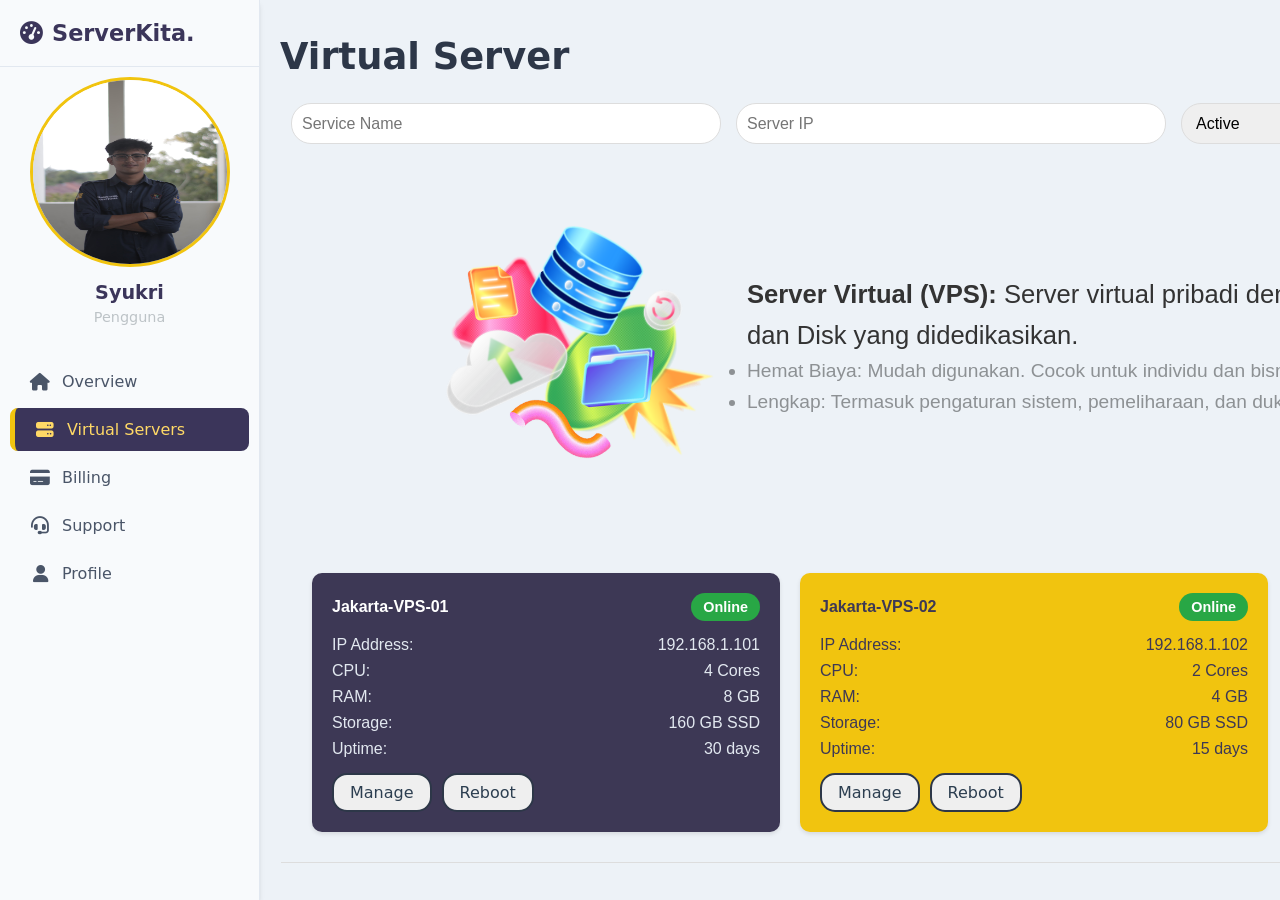
<file: pages/user-server.html>
<!DOCTYPE html>
<html lang="en">
  <head>
    <meta charset="UTF-8" />
    <meta name="viewport" content="width=device-width, initial-scale=1.0" />
    <title>Virtual Server | ServerKita.</title>
    <link rel="icon" type="image/png" href="../asset/server.png">
    <link
      href="https://cdnjs.cloudflare.com/ajax/libs/font-awesome/6.4.0/css/all.min.css"
      rel="stylesheet"
    />
    <link rel="stylesheet" href="../css/user-server.css" />
  </head>
  <body>
    <div class="sidebar">
      <div class="sidebar-header">
        <h2><i class="fas fa-tachometer-alt"></i> <span>ServerKita.</span></h2>
      </div>
      <div class="user-profile">
        <img
          src="../asset/anggota/syukri.jpg"
          alt="User Profile"
          class="profile-picture"
        />
        <div class="profile-info">
          <h3>Syukri</h3>
          <p>Pengguna</p>
        </div>
      </div>
      <div class="sidebar-menu">
        <ul>
          <li>
            <a href="#" onclick="window.location.href='user-dashboard.html';"
              ><i class="fas fa-home"></i> <span>Overview</span></a
            >
          </li>
          <li>
            <a
              href="#"
              class="active"
              onclick="window.location.href='user-server.html';"
              ><i class="fas fa-server"></i> <span>Virtual Servers</span></a
            >
          </li>
          <li>
            <a href="#" onclick="window.location.href='user-billing.html';"
              ><i class="fas fa-credit-card"></i> <span>Billing</span></a
            >
          </li>
          <li>
            <a href="#" onclick="window.location.href='user-support.html';"
              ><i class="fas fa-headset"></i> <span>Support</span></a
            >
          </li>
          <li>
            <a href="#" onclick="window.location.href='user-profile.html';"
              ><i class="fas fa-user"></i> <span>Profile</span></a
            >
          </li>
        </ul>
      </div>
    </div>

    <div class="main-content">
      <!-- <div class="dashboard-content"> -->
      <div class="top-nav">
        <div class="page-title">
          <h1>Virtual Server</h1>
        </div>
      </div>

      <!-- Server List -->
      <div class="virtual-server-list">
        <div class="server-filters">
          <input type="text" placeholder="Service Name" />
          <input type="text" placeholder="Server IP" />
          <select>
            <option>Active</option>
            <option>Inactive</option>
            <option>Suspended</option>
          </select>
          <button class="search-btn"><i class="fas fa-search"></i> Cari</button>
        </div>

        <div class="server-info">
          <div class="server-image">
            <img src="../asset/elemen.png" alt="Gambar Server" />
          </div>
          <div class="server-description">
            <strong>Server Virtual (VPS):</strong> Server virtual pribadi dengan sumber daya CPU, RAM, dan Disk yang didedikasikan.
            <ul>
              <li>
                Hemat Biaya: Mudah digunakan. Cocok untuk individu dan bisnis kecil.
              </li>
              <li>
                Lengkap: Termasuk pengaturan sistem, pemeliharaan, dan dukungan 24/7.
              </li>
            </ul>
          </div>
        </div>

      <!-- virtual server -->
      <div class="server-quick-view">
        <div class="server-cards">
          <div class="server-card-1">
            <div class="server-card-header">
              <h4>Jakarta-VPS-01</h4>
              <span class="badge online">Online</span>
            </div>
            <div class="server-card-details">
              <div class="detail-item">
                <span class="detail-label">IP Address:</span>
                <span class="detail-value">192.168.1.101</span>
              </div>
              <div class="detail-item">
                <span class="detail-label">CPU:</span>
                <span class="detail-value">4 Cores</span>
              </div>
              <div class="detail-item">
                <span class="detail-label">RAM:</span>
                <span class="detail-value">8 GB</span>
              </div>
              <div class="detail-item">
                <span class="detail-label">Storage:</span>
                <span class="detail-value">160 GB SSD</span>
              </div>
              <div class="detail-item">
                <span class="detail-label">Uptime:</span>
                <span class="detail-value">30 days</span>
              </div>
            </div>
            <div class="server-card-footer">
              <button class="btn btn-sm btn-outline">Manage</button>
              <button class="btn btn-sm btn-outline">Reboot</button>
            </div>
          </div>
          <div class="server-card">
            <div class="server-card-header-1">
              <h4>Jakarta-VPS-02</h4>
              <span class="badge online">Online</span>
            </div>
            <div class="server-card-details">
              <div class="detail-item-1">
                <span class="detail-label">IP Address:</span>
                <span class="detail-value">192.168.1.102</span>
              </div>
              <div class="detail-item-1">
                <span class="detail-label">CPU:</span>
                <span class="detail-value">2 Cores</span>
              </div>
              <div class="detail-item-1">
                <span class="detail-label">RAM:</span>
                <span class="detail-value">4 GB</span>
              </div>
              <div class="detail-item-1">
                <span class="detail-label">Storage:</span>
                <span class="detail-value">80 GB SSD</span>
              </div>
              <div class="detail-item-1">
                <span class="detail-label">Uptime:</span>
                <span class="detail-value">15 days</span>
              </div>
            </div>
            <div class="server-card-footer">
              <button class="btn btn-sm btn-outline-1">Manage</button>
              <button class="btn btn-sm btn-outline-1">Reboot</button>
            </div>
          </div>
          <div class="server-card-1">
            <div class="server-card-header">
              <h4>Bandung-CLD-01</h4>
              <span class="badge online">Online</span>
            </div>
            <div class="server-card-details">
              <div class="detail-item">
                <span class="detail-label">IP Address:</span>
                <span class="detail-value">192.168.1.103</span>
              </div>
              <div class="detail-item">
                <span class="detail-label">CPU:</span>
                <span class="detail-value">8 Cores</span>
              </div>
              <div class="detail-item">
                <span class="detail-label">RAM:</span>
                <span class="detail-value">16 GB</span>
              </div>
              <div class="detail-item">
                <span class="detail-label">Storage:</span>
                <span class="detail-value">320 GB SSD</span>
              </div>
              <div class="detail-item">
                <span class="detail-label">Uptime:</span>
                <span class="detail-value">7 days</span>
              </div>
            </div>
            <div class="server-card-footer">
              <button class="btn btn-sm btn-outline">Manage</button>
              <button class="btn btn-sm btn-outline">Reboot</button>
            </div>
          </div>
        </div>
      </div>
    </div>
  </body>
</html>
</file>
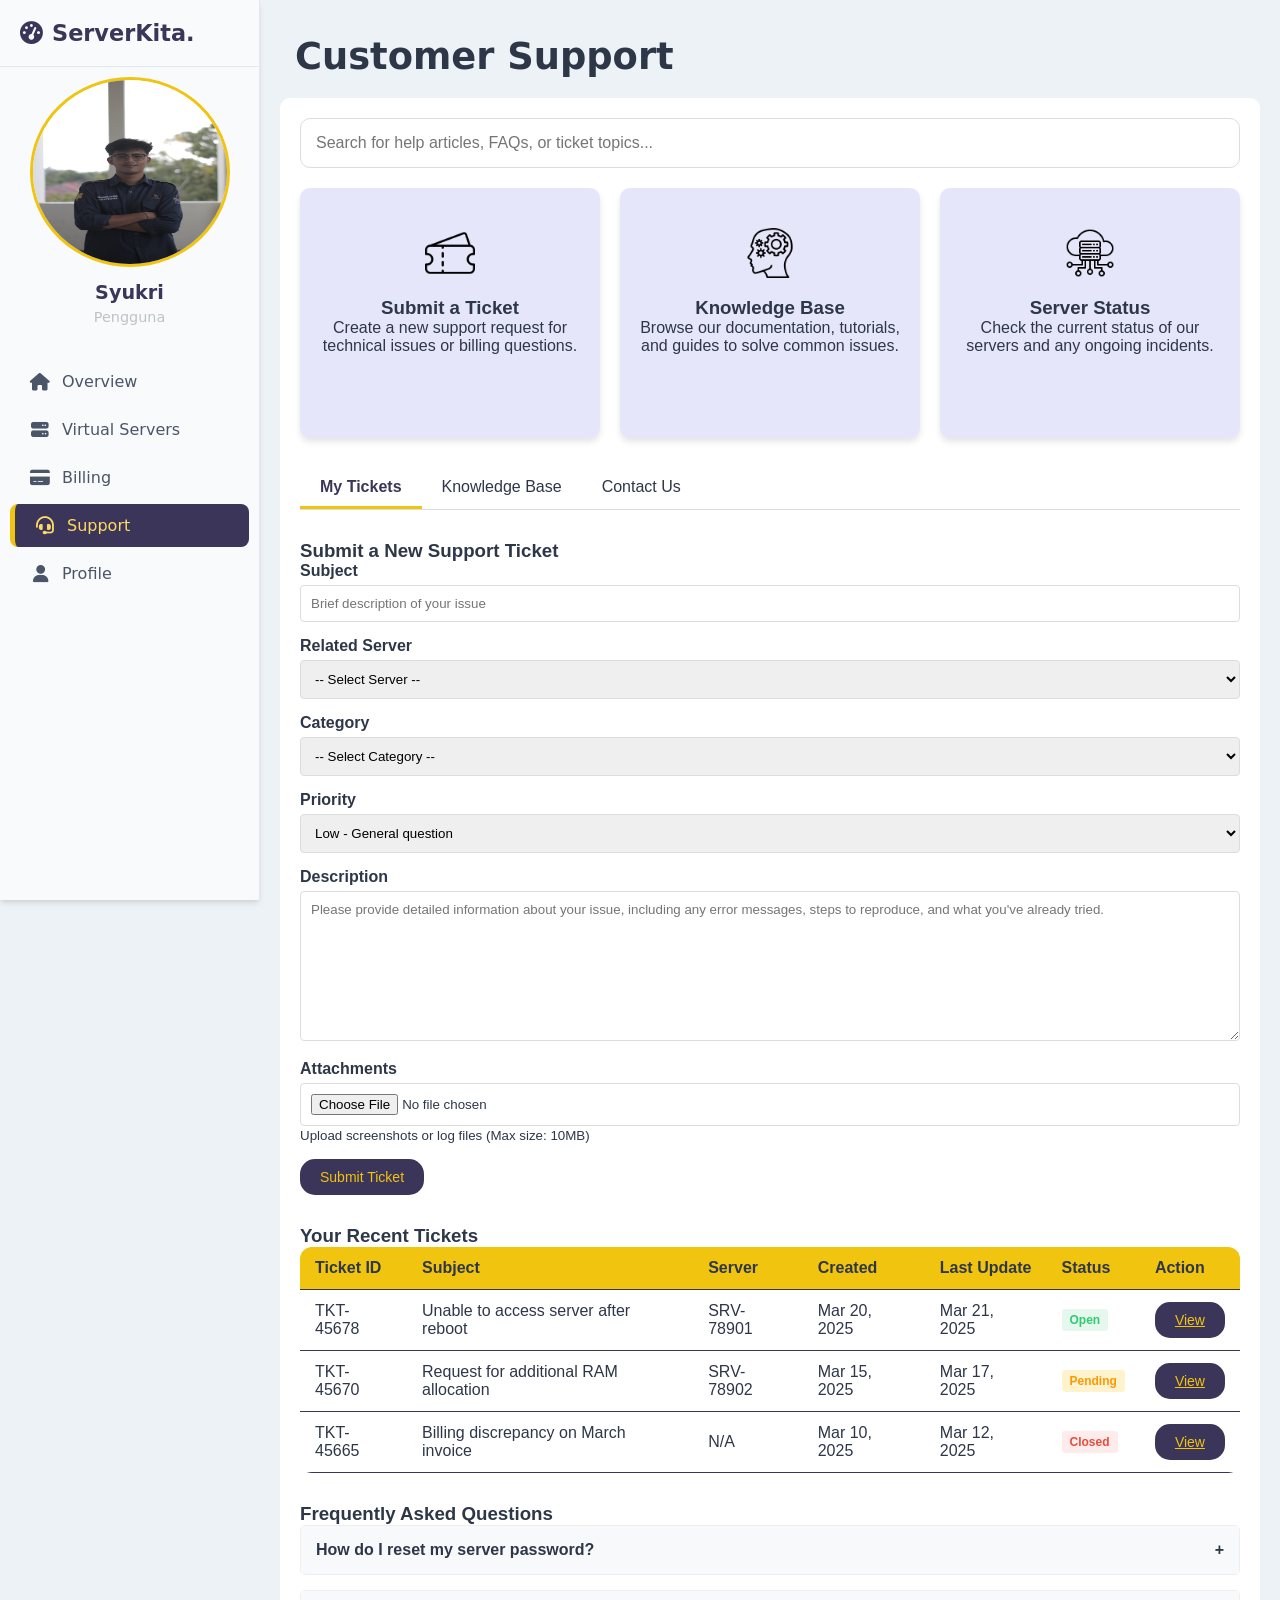
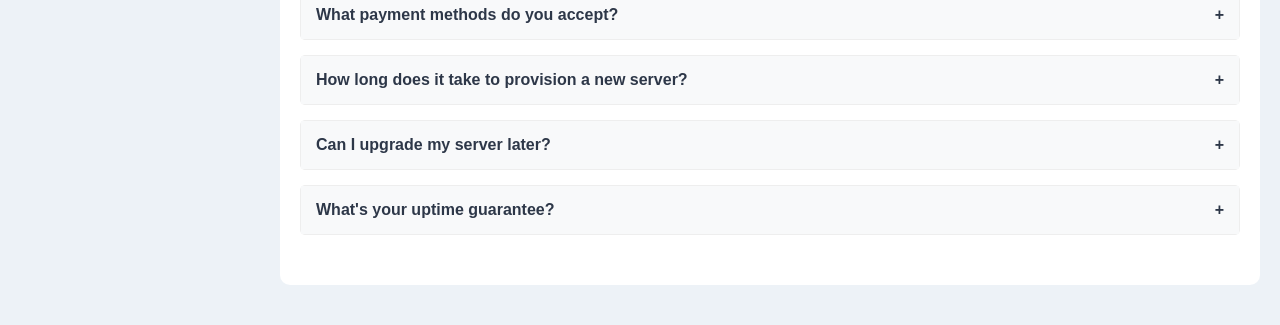
<file: pages/user-support.html>
<!DOCTYPE html>
<html lang="en">
  <head>
    <meta charset="UTF-8" />
    <meta name="viewport" content="width=device-width, initial-scale=1.0" />
    <title>Support User | ServerKita.</title>
    <link rel="icon" type="image/png" href="../asset/server.png" />
    <link
      href="https://cdnjs.cloudflare.com/ajax/libs/font-awesome/6.4.0/css/all.min.css"
      rel="stylesheet"
    />
    <link rel="stylesheet" href="../css/user-support.css" />
  </head>
  <body>
    <div class="sidebar">
      <div class="sidebar-header">
        <h2><i class="fas fa-tachometer-alt"></i> <span>ServerKita.</span></h2>
      </div>
      <div class="user-profile">
        <img
          src="../asset/anggota/syukri.jpg"
          alt="User Profile"
          class="profile-picture"
        />
        <div class="profile-info">
          <h3>Syukri</h3>
          <p>Pengguna</p>
        </div>
      </div>
      <div class="sidebar-menu">
        <ul>
          <li>
            <a href="#" onclick="window.location.href='user-dashboard.html';"
              ><i class="fas fa-home"></i> <span>Overview</span></a
            >
          </li>
          <li>
            <a href="#" onclick="window.location.href='user-server.html';"
              ><i class="fas fa-server"></i> <span>Virtual Servers</span></a
            >
          </li>
          <li>
            <a href="#" onclick="window.location.href='user-billing.html';"
              ><i class="fas fa-credit-card"></i> <span>Billing</span></a
            >
          </li>
          <li>
            <a
              href="#"
              class="active"
              onclick="window.location.href='user-support.html';"
              ><i class="fas fa-headset"></i> <span>Support</span></a
            >
          </li>
          <li>
            <a href="#" onclick="window.location.href='user-profile.html';"
              ><i class="fas fa-user"></i> <span>Profile</span></a
            >
          </li>
        </ul>
      </div>
    </div>

    <div class="container">
      <div class="header">
        <h1>Customer Support</h1>
      </div>
      <div class="support-card">
        <div class="support-content">
          <input
            type="text"
            class="search-bar"
            placeholder="Search for help articles, FAQs, or ticket topics..."
          />

          <div class="support-options">
            <div class="support-option">
              <div class="icon">
                <img src="../asset/icon/ticket.png" />
              </div>
              <h3>Submit a Ticket</h3>
              <p>
                Create a new support request for technical issues or billing
                questions.
              </p>
            </div>
            <div class="support-option">
              <div class="icon">
                <img src="../asset/icon/thought.png" />
              </div>
              <h3>Knowledge Base</h3>
              <p>
                Browse our documentation, tutorials, and guides to solve common
                issues.
              </p>
            </div>
            <div class="support-option">
              <div class="icon">
                <img src="../asset/icon/server.png" />
              </div>
              <h3>Server Status</h3>
              <p>
                Check the current status of our servers and any ongoing
                incidents.
              </p>
            </div>
          </div>

          <div class="tabs">
            <div class="tab active" data-tab="tickets">My Tickets</div>
            <div class="tab" data-tab="knowledge">Knowledge Base</div>
            <div class="tab" data-tab="contact">Contact Us</div>
          </div>

          <div class="tab-content active" id="tickets">
            <div class="ticket-form">
              <h3>Submit a New Support Ticket</h3>
              <div class="form-group">
                <label for="subject">Subject</label>
                <input
                  type="text"
                  id="subject"
                  class="form-control"
                  placeholder="Brief description of your issue"
                />
              </div>
              <div class="form-group">
                <label for="server">Related Server</label>
                <select id="server" class="form-control">
                  <option value="">-- Select Server --</option>
                  <option value="SRV-INA01">
                    SRV-INA01 (VPS Premium - Jakarta)
                  </option>
                  <option value="SRV-INA02">
                    SRV-INA02 (Dedicated Server - Jawa Timur-Surabaya)
                  </option>
                  <option value="SRV-INA03">
                    SRV-INA03 (Cloud Hosting - Aceh-Banda Aceh)
                  </option>
                  <option value="SRV-INA04">
                    SRV-INA04 (Colocation - Sumatera Utara-Medan)
                  </option>
                  <option value="SRV-INA05">
                    SRV-INA05 (Shared Hosting - Aceh-Langsa)
                  </option>
                  <option value="other">
                    Other/Not Related to a Specific Server
                  </option>
                </select>
              </div>
              <div class="form-group">
                <label for="category">Category</label>
                <select id="category" class="form-control">
                  <option value="">-- Select Category --</option>
                  <option value="technical">Technical Issue</option>
                  <option value="billing">Billing Question</option>
                  <option value="account">Account Management</option>
                  <option value="performance">Performance Problem</option>
                  <option value="upgrade">Upgrade Request</option>
                  <option value="other">Other</option>
                </select>
              </div>
              <div class="form-group">
                <label for="priority">Priority</label>
                <select id="priority" class="form-control">
                  <option value="low">Low - General question</option>
                  <option value="medium">Medium - Issue affecting usage</option>
                  <option value="high">
                    High - Critical service disruption
                  </option>
                </select>
              </div>
              <div class="form-group">
                <label for="description">Description</label>
                <textarea
                  id="description"
                  class="form-control"
                  placeholder="Please provide detailed information about your issue, including any error messages, steps to reproduce, and what you've already tried."
                ></textarea>
              </div>
              <div class="form-group">
                <label for="attachment">Attachments</label>
                <input type="file" id="attachment" class="form-control" />
                <small>Upload screenshots or log files (Max size: 10MB)</small>
              </div>
              <button class="btn">Submit Ticket</button>
            </div>

            <div class="ticket-history">
              <h3>Your Recent Tickets</h3>
              <table>
                <thead>
                  <tr>
                    <th>Ticket ID</th>
                    <th>Subject</th>
                    <th>Server</th>
                    <th>Created</th>
                    <th>Last Update</th>
                    <th>Status</th>
                    <th>Action</th>
                  </tr>
                </thead>
                <tbody>
                  <tr>
                    <td>TKT-45678</td>
                    <td>Unable to access server after reboot</td>
                    <td>SRV-78901</td>
                    <td>Mar 20, 2025</td>
                    <td>Mar 21, 2025</td>
                    <td><span class="status status-open">Open</span></td>
                    <td><a href="#" class="btn">View</a></td>
                  </tr>
                  <tr>
                    <td>TKT-45670</td>
                    <td>Request for additional RAM allocation</td>
                    <td>SRV-78902</td>
                    <td>Mar 15, 2025</td>
                    <td>Mar 17, 2025</td>
                    <td><span class="status status-pending">Pending</span></td>
                    <td><a href="#" class="btn">View</a></td>
                  </tr>
                  <tr>
                    <td>TKT-45665</td>
                    <td>Billing discrepancy on March invoice</td>
                    <td>N/A</td>
                    <td>Mar 10, 2025</td>
                    <td>Mar 12, 2025</td>
                    <td><span class="status status-closed">Closed</span></td>
                    <td><a href="#" class="btn">View</a></td>
                  </tr>
                </tbody>
              </table>
            </div>
          </div>

          <div class="tab-content" id="knowledge">
            <h3>Knowledge Base</h3>
            <p>
              Find answers to common questions and learn how to get the most out
              of your servers.
            </p>

            <div class="kb-categories">
              <div class="kb-category">
                <h4>Getting Started</h4>
                <ul>
                  <li>
                    <a href="#">Setting up your server for the first time</a>
                  </li>
                  <li><a href="#">Basic security configurations</a></li>
                  <li><a href="#">Connecting via SSH</a></li>
                  <li><a href="#">Transferring files to your server</a></li>
                  <li><a href="#">Understanding your server dashboard</a></li>
                </ul>
              </div>
              <div class="kb-category">
                <h4>Server Management</h4>
                <ul>
                  <li><a href="#">Restarting your server</a></li>
                  <li><a href="#">Monitoring server health</a></li>
                  <li><a href="#">Setting up automatic backups</a></li>
                  <li><a href="#">Managing snapshots</a></li>
                  <li><a href="#">Upgrading server resources</a></li>
                </ul>
              </div>
              <div class="kb-category">
                <h4>Network & Security</h4>
                <ul>
                  <li><a href="#">Configuring a firewall</a></li>
                  <li><a href="#">Setting up a VPN on your server</a></li>
                  <li><a href="#">Managing SSL certificates</a></li>
                  <li><a href="#">DDoS protection options</a></li>
                  <li><a href="#">Network troubleshooting</a></li>
                </ul>
              </div>
            </div>

            <div class="kb-categories">
              <div class="kb-category">
                <h4>Billing & Account</h4>
                <ul>
                  <li><a href="#">Understanding your invoice</a></li>
                  <li><a href="#">Payment methods accepted</a></li>
                  <li><a href="#">Updating billing information</a></li>
                  <li><a href="#">Subscription management</a></li>
                  <li><a href="#">Tax documents and receipts</a></li>
                </ul>
              </div>
              <div class="kb-category">
                <h4>Troubleshooting</h4>
                <ul>
                  <li><a href="#">Common connectivity issues</a></li>
                  <li><a href="#">Resolving performance problems</a></li>
                  <li><a href="#">Diagnosing disk space issues</a></li>
                  <li><a href="#">Recovery from system failures</a></li>
                  <li><a href="#">Troubleshooting resource usage</a></li>
                </ul>
              </div>
              <div class="kb-category">
                <h4>Advanced Topics</h4>
                <ul>
                  <li><a href="#">Load balancing configuration</a></li>
                  <li><a href="#">Database optimization</a></li>
                  <li><a href="#">Docker and container management</a></li>
                  <li><a href="#">Setting up auto-scaling</a></li>
                  <li><a href="#">Advanced monitoring solutions</a></li>
                </ul>
              </div>
            </div>
          </div>

          <div class="tab-content" id="contact">
            <h3>Contact Our Support Team</h3>
            <p>
              Our support team is available 24/7 to assist you with any issues
              or questions.
            </p>

            <div class="contact-methods">
              <div class="contact-method">
                <div class="icon"></div>
                <h3>Live Chat</h3>
                <p>
                  Chat with our support agents in real-time for immediate
                  assistance.
                </p>
                <button class="btn">Start Chat</button>
              </div>
              <div class="contact-method">
                <div class="icon"></div>
                <h3>Email Support</h3>
                <p>Send us an email and we'll respond within 24 hours.</p>
                <p><strong>support@serverrent.com</strong></p>
              </div>
              <div class="contact-method">
                <div class="icon"></div>
                <h3>Phone Support</h3>
                <p>Call us directly for urgent matters.</p>
                <p><strong>+1 (800) 123-4567</strong></p>
                <small>Available 24/7 for Premium Customers</small>
              </div>
            </div>
          </div>

          <div class="faq-section">
            <h3>Frequently Asked Questions</h3>

            <div class="faq-item">
              <div class="faq-question">
                How do I reset my server password?
                <span>+</span>
              </div>
              <div class="faq-answer">
                <p>To reset your server password:</p>
                <ol>
                  <li>Log in to your ServerRent dashboard</li>
                  <li>Navigate to the Servers section</li>
                  <li>Select the server you need to reset the password for</li>
                  <li>Click on "Settings" then "Reset Password"</li>
                  <li>
                    Follow the on-screen instructions to set a new password
                  </li>
                </ol>
                <p>
                  Note: Your server will need to be rebooted for the password
                  change to take effect.
                </p>
              </div>
            </div>

            <div class="faq-item">
              <div class="faq-question">
                What payment methods do you accept?
                <span>+</span>
              </div>
              <div class="faq-answer">
                <p>We accept the following payment methods:</p>
                <ul>
                  <li>
                    Credit/Debit Cards (Visa, MasterCard, American Express,
                    Discover)
                  </li>
                  <li>PayPal</li>
                  <li>Bank Transfers</li>
                  <li>Cryptocurrency (Bitcoin, Ethereum)</li>
                </ul>
                <p>
                  For enterprise customers, we also offer invoicing with net-30
                  payment terms after credit approval.
                </p>
              </div>
            </div>

            <div class="faq-item">
              <div class="faq-question">
                How long does it take to provision a new server?
                <span>+</span>
              </div>
              <div class="faq-answer">
                <p>
                  Most virtual servers (VPS) are provisioned within 5-10 minutes
                  after payment confirmation. Dedicated servers typically take
                  24-48 hours to set up and configure.
                </p>
                <p>
                  You'll receive an email notification with access details as
                  soon as your server is ready. You can also check the status of
                  your server provisioning in the dashboard under "Pending
                  Orders."
                </p>
              </div>
            </div>

            <div class="faq-item">
              <div class="faq-question">
                Can I upgrade my server later?
                <span>+</span>
              </div>
              <div class="faq-answer">
                <p>
                  Yes, you can upgrade your server resources at any time. We
                  offer flexible scaling options:
                </p>
                <ul>
                  <li>
                    For VPS plans: You can upgrade CPU, RAM, and storage with
                    just a few clicks. Most upgrades happen instantly with a
                    quick reboot.
                  </li>
                  <li>
                    For Dedicated servers: Hardware upgrades are available but
                    may require scheduling maintenance windows.
                  </li>
                </ul>
                <p>
                  To upgrade, go to your server details page and click on the
                  "Upgrade" button. You'll only be charged the pro-rated
                  difference for the remainder of your billing cycle.
                </p>
              </div>
            </div>

            <div class="faq-item">
              <div class="faq-question">
                What's your uptime guarantee?
                <span>+</span>
              </div>
              <div class="faq-answer">
                <p>
                  We guarantee 99.9% uptime for all our hosting services. This
                  is backed by our Service Level Agreement (SLA).
                </p>
                <p>
                  If we fail to meet this uptime guarantee, you may be eligible
                  for service credits. The credit amount depends on the duration
                  of the downtime and is applied automatically to your next
                  billing cycle.
                </p>
                <p>
                  For detailed information about our uptime calculations and
                  credit policy, please refer to our
                  <a href="#">SLA documentation</a>.
                </p>
              </div>
            </div>
          </div>
        </div>
      </div>
    </div>
  </body>
</html>
</file>
<file: css/login.css>
/* Login Page Styles */
#login {
  display: flex;
  justify-content: center;
  align-items: center;
  min-height: 100vh;
  background-color: #ffffff;
  padding: 20px;
}

/* Reset default margin dan padding */
* {
  margin: 0;
  padding: 0;
  box-sizing: border-box;
  font-family: "Segoe UI", Tahoma, Geneva, Verdana, sans-serif;
}

/* Animasi Fade In */
@keyframes fadeIn {
  from {
    opacity: 0;
    transform: translateY(-20px);
  }
  to {
    opacity: 1;
    transform: translateY(0);
  }
}

/* Animasi Glow saat focus */
@keyframes glow {
  0% {
    box-shadow: 0 0 5px rgba(241, 196, 15, 0.5);
  }
  50% {
    box-shadow: 0 0 15px rgba(241, 196, 15, 0.7);
  }
  100% {
    box-shadow: 0 0 5px rgba(241, 196, 15, 0.5);
  }
}

/* Animasi Hover pada tombol */
@keyframes buttonHover {
  0% {
    transform: scale(1);
  }
  50% {
    transform: scale(1.05);
  }
  100% {
    transform: scale(1);
  }
}

/* Container Login */
.auth-container {
  width: 100%;
  max-width: 1000px;
  background-color: #3b355a;
  border-radius: 20px;
  box-shadow: 0 4px 10px rgba(0, 0, 0, 0.1);
  display: flex;
  overflow: hidden;
  font-family: "Segoe UI", Tahoma, Geneva, Verdana, sans-serif;
  animation: fadeIn 0.8s ease-in-out;
}

.auth-form-container {
  flex: 1;
  max-width: 50%;
  padding: 30px;
  display: flex;
  flex-direction: column;
  justify-content: center;
}

.auth-image {
  flex: 1;
  max-width: 100%;
  overflow: hidden;
  border-top-right-radius: 40px;
  border-bottom-right-radius: 40px;
}

.auth-image img {
  width: 100%;
  height: 100%;
}

.auth-form-container h2 {
  text-align: center;
  font-size: 2rem;
  margin-bottom: 20px;
  color: #f1c40f;
}

/* Styling Input */
.form-group {
  margin-bottom: 20px;
}

.form-group label {
  display: block;
  font-size: 0.9rem;
  font-weight: bold;
  margin-bottom: 8px;
  color: #f1c40f;
}

/* Input Text */
.form-group input {
  width: 100%;
  padding: 10px;
  font-size: 1rem;
  border: 1px solid #ddd;
  border-radius: 5px;
  outline: none;
  transition: border-color 0.3s ease;
}

.form-group input:focus {
  border-color: #f1c40f;
  animation: glow 0.6s ease-in-out;
}

/* Dropdown Select */
.input-container {
  position: relative;
  display: flex;
  align-items: center;
  border: 1px solid #ccc;
  border-radius: 5px;
  padding: 10px;
  background-color: #fff;
}

.input-container i {
  margin-right: 8px;
  color: #888888;
}

.input-container select {
  border: none;
  outline: none;
  width: 100%;
  font-size: 16px;
  background: transparent;
  cursor: pointer;
}

.input-container select:focus {
  border-color: #f1c40f;
  animation: glow 0.6s ease-in-out;
}

/* Password Input */
.password-input {
  display: flex;
  align-items: center;
  position: relative;
  width: 100%;
}

.password-input input {
  flex: 1;
  width: 100%;
  padding-right: 35px;
}

.password-toggle {
  position: absolute;
  right: 10px;
  top: 50%;
  transform: translateY(-50%);
  cursor: pointer;
  color: #666;
  font-size: 1.2rem;
}

.password-toggle:hover {
  color: #007bff;
}

/* Pesan error */
.error-message {
  color: #dc3545;
  font-size: 0.9rem;
  margin-top: 5px;
  display: none;
}

/* Checkbox */
.form-group.checkbox {
  display: flex;
  align-items: center;
  margin-bottom: 20px;
}

.form-group.checkbox input {
  width: auto;
  margin-right: 10px;
}

.form-group.checkbox label {
  margin: 0;
}

/* Tombol Login */
.btn-block {
  width: 100%;
  padding: 12px;
  font-size: 1rem;
  font-weight: 600;
  border: none;
  border-radius: 5px;
  background-color: #f1c40f;
  color: #3b355a;
  cursor: pointer;
  transition: background-color 0.3s ease;
}

.btn-block:hover {
  animation: buttonHover 0.3s ease-in-out;
  background-color: #7260cc;
  color: #f1c40f;
}

/* Link tambahan */
.auth-links {
  text-align: center;
  margin-top: 20px;
  font-size: 1rem;
}

.auth-links a {
  color: #f1c40f;
  text-decoration: none;
  transition: color 0.3s ease;
}

.auth-links a:hover {
  color: #ffffff;
}

.auth-links span {
  display: block;
  margin-top: 10px;
  color: #fff;
}

/* RESPONSIVE DESIGN */

/* Tablet (Lebar Maksimal: 768px) */
@media screen and (max-width: 768px) {
  .auth-container {
    flex-direction: column;
    max-width: 90%;
  }

  .auth-form-container {
    max-width: 100%;
    padding: 20px;
  }

  .auth-image {
    display: none; /* Sembunyikan gambar di tablet */
  }
}

/* Mobile (Lebar Maksimal: 480px) */
@media screen and (max-width: 480px) {
  .auth-container {
    max-width: 100%;
    border-radius: 10px;
  }

  .auth-form-container {
    padding: 15px;
  }

  .auth-form-container h2 {
    font-size: 1.5rem;
  }

  .form-group label {
    font-size: 0.9rem;
  }

  .form-group input {
    padding: 10px;
    font-size: 0.9rem;
  }

  .btn-block {
    padding: 12px;
    font-size: 0.9rem;
  }

  .auth-links {
    font-size: 0.9rem;
  }
}
</file>
<file: css/settings.css>
:root {
  --primary-color: #3b355a;
  --secondary-color: #ffd966;
  --accent-color: #f6b26b;
  --dark-color: #2d3748;
  --light-color: #f8fafc;
  --success-color: #68d391;
  --warning-color: #f6ad55;
  --danger-color: #fc8181;
  --gray-100: #f7fafc;
  --gray-200: #edf2f7;
  --border-radius: 10px;
  --shadow: 0 4px 6px rgba(0, 0, 0, 0.1);
  --font-sans: "Poppins", system-ui, sans-serif;
}

* {
  margin: 0;
  padding: 0;
  box-sizing: border-box;
}

body {
  font-family: var(--font-sans);
  background: var(--gray-200);
  color: var(--dark-color);
  display: flex;
  min-height: 100vh;
}

/* Sidebar */
.sidebar {
  width: 260px;
  background: var(--light-color);
  box-shadow: var(--shadow);
  position: fixed;
  height: 100vh;
  overflow-y: auto;
  border-right: 1px solid var(--gray-200);
  transition: 0.3s;
}

.sidebar-header {
  padding: 20px;
  display: flex;
  align-items: center;
  border-bottom: 1px solid var(--gray-200);
}

.sidebar-header h2 {
  font-size: 1.4rem;
  font-weight: 600;
  color: var(--primary-color);
  display: flex;
  align-items: center;
  gap: 10px;
}

.sidebar-menu ul {
  list-style: none;
  padding: 15px 0;
}

.sidebar-menu a {
  display: flex;
  align-items: center;
  padding: 12px 20px;
  text-decoration: none;
  color: var(--dark-color);
  font-weight: 500;
  border-radius: 8px;
  margin: 0 10px;
  gap: 12px;
  transition: 0.2s;
}

.sidebar-menu a:hover {
  background: var(--gray-200);
  color: var(--accent-color);
}

.sidebar-menu a.active {
  background: var(--primary-color);
  color: #ffe600;
  border-left: 5px solid #f1c40f;
}

.dashboard-tab {
  flex: 1;
  margin-left: 250px;
  padding: 25px;
  max-width: calc(100% - 250px);
  font-family: "Segoe UI", Tahoma, Geneva, Verdana, sans-serif;
}

/* Settings Header */
.settings-header {
  margin-bottom: 30px;
  padding-left: 15px;
}

.settings-header h1 {
  font-size: 2rem;
  font-weight: 600;
  color: var(--primary-color);
  margin-bottom: 8px;
}

.settings-header p {
  color: #666;
  font-size: 1rem;
}
.profile-logout {
  margin-left: 85%;
}

.logout-btn {
  background-color: #dc3545;
  color: white;
  border: none;
  padding: 8px 15px;
  border-radius: 15px;
  cursor: pointer;
  font-size: 1rem;
  transition: background-color 0.3s ease;
  font-family: "Segoe UI", Tahoma, Geneva, Verdana, sans-serif;
  border-bottom: 20px;
}

.logout-btn:hover {
  background-color: #fff;
  color: #dc3545;
  border: 1px solid #dc3545;
}

/* Settings Container */
.settings-container {
  display: flex;
  flex-direction: column;
  gap: 25px;
  padding-top: 20px;
}

/* Settings Section */
.settings-section {
  background: var(--light-color);
  border-radius: var(--border-radius);
  box-shadow: var(--shadow);
  overflow: hidden;
}

.section-header {
  padding: 16px 20px;
  background: var(--gray-100);
  border-bottom: 1px solid var(--gray-200);
}

.section-header h2 {
  font-size: 1.2rem;
  font-weight: 600;
  color: var(--primary-color);
  display: flex;
  align-items: center;
  gap: 10px;
}

.section-content {
  padding: 20px;
}

/* Setting Item */
.setting-item {
  display: flex;
  justify-content: space-between;
  align-items: flex-start;
  padding: 16px 0;
  border-bottom: 1px solid var(--gray-200);
}

.setting-item:last-child {
  border-bottom: none;
}

.setting-info {
  flex: 1;
  padding-right: 20px;
}

.setting-info h3 {
  font-size: 1rem;
  font-weight: 500;
  margin-bottom: 6px;
  color: var(--dark-color);
}

.setting-info p {
  font-size: 0.85rem;
  color: #666;
}

.setting-control {
  width: 300px;
}

/* Form Controls */
.form-control {
  width: 100%;
  padding: 10px 12px;
  font-size: 0.9rem;
  border: 1px solid #ddd;
  border-radius: var(--border-radius);
  background: #fff;
  font-family: var(--font-sans);
}

.form-control:focus {
  outline: none;
  border-color: var(--accent-color);
  box-shadow: 0 0 0 3px rgba(246, 178, 107, 0.2);
}

textarea.form-control {
  min-height: 80px;
  resize: vertical;
}

textarea.form-control.code {
  font-family: monospace;
  min-height: 120px;
}

/* Toggle Switch */
.toggle {
  position: relative;
  display: inline-block;
  width: 52px;
  height: 26px;
}

.toggle input {
  opacity: 0;
  width: 0;
  height: 0;
}

.slider {
  position: absolute;
  cursor: pointer;
  top: 0;
  left: 0;
  right: 0;
  bottom: 0;
  background-color: #ccc;
  transition: 0.4s;
  border-radius: 34px;
}

.slider:before {
  position: absolute;
  content: "";
  height: 18px;
  width: 18px;
  left: 4px;
  bottom: 4px;
  background-color: white;
  transition: 0.4s;
  border-radius: 50%;
}

input:checked + .slider {
  background-color: #4a437a;
}

input:checked + .slider:before {
  transform: translateX(26px);
}

/* Checkbox Group */
.checkbox-group {
  display: flex;
  flex-direction: column;
  gap: 10px;
}

.checkbox-item {
  display: flex;
  align-items: center;
  gap: 8px;
  font-size: 0.9rem;
}
.checkbox-item input[type="checkbox"] {
  accent-color: var(--primary-color);
  width: 12px;
  height: 12px;
  cursor: pointer;
}
/* Buttons */
.btn {
  padding: 10px 16px;
  font-size: 0.9rem;
  border-radius: var(--border-radius);
  font-weight: 500;
  cursor: pointer;
  border: none;
  transition: 0.2s;
}

.btn-primary {
  background: var(--primary-color);
  color: white;
}

.btn-primary:hover {
  background: #4a437a;
}

.btn-secondary {
  background: #e2e8f0;
  color: var(--dark-color);
}

.btn-secondary:hover {
  background: #cbd5e0;
}

.btn-outline {
  background: none;
  border: 1px solid #ddd;
  color: var(--dark-color);
  display: flex;
  align-items: center;
  justify-content: center;
  gap: 8px;
}

.btn-outline:hover {
  border-color: var(--accent-color);
  color: var(--accent-color);
}

/* File Upload */
.file-upload {
  display: flex;
}

/* Settings Actions */
.settings-actions {
  display: flex;
  justify-content: flex-end;
  gap: 12px;
  margin-top: 20px;
}

/* Responsive adjustments */
@media (max-width: 992px) {
  .setting-item {
    flex-direction: column;
  }

  .setting-info {
    padding-right: 0;
    margin-bottom: 16px;
    width: 100%;
  }

  .setting-control {
    width: 100%;
  }
}

@media (max-width: 768px) {
  .sidebar {
    width: 70px;
    overflow: visible;
  }

  .sidebar-header h2 span {
    display: none;
  }

  .sidebar-menu a span {
    display: none;
  }

  .dashboard-tab {
    margin-left: 70px;
    max-width: calc(100% - 70px);
  }
}
</file>
<file: css/signup.css>
/* Sign-Up Page Styles */
#signup {
  display: flex;
  justify-content: center;
  align-items: center;
  min-height: 100vh;
  background-color: #ffffff;
  padding: 20px;
}

/* Reset default margin dan padding */
* {
  margin: 0;
  padding: 0;
  box-sizing: border-box;
  font-family: "Segoe UI", Tahoma, Geneva, Verdana, sans-serif;
}

/* Animasi Fade In */
@keyframes fadeIn {
  from {
    opacity: 0;
    transform: translateY(-20px);
  }
  to {
    opacity: 1;
    transform: translateY(0);
  }
}

/* Animasi Hover pada tombol */
@keyframes buttonHover {
  0% {
    transform: scale(1);
  }
  50% {
    transform: scale(1.05);
  }
  100% {
    transform: scale(1);
  }
}

/* Container Sign-Up */
.auth-container {
  width: 100%;
  max-width: 1000px;
  background-color: #3b355a;
  border-radius: 20px;
  box-shadow: 0 4px 10px rgba(0, 0, 0, 0.1);
  display: flex;
  overflow: hidden;
  font-family: "Segoe UI", Tahoma, Geneva, Verdana, sans-serif;
  animation: fadeIn 0.8s ease-in-out;
}

/* Form sekarang di sebelah kiri */
.auth-form-container {
  flex: 1;
  max-width: 50%;
  padding: 30px;
  display: flex;
  flex-direction: column;
  justify-content: center;
  order: 1; /* Pindah ke kiri */
}

.auth-image {
  flex: 1;
  max-width: 100%;
  overflow: hidden;
  order: 2; /* Pindah ke kanan */
  border-top-left-radius: 40px;
  border-bottom-left-radius: 40px;
}

.auth-image img {
  width: 100%;
  height: 100%;
}

/* Judul */
.auth-form-container h1 {
  text-align: center;
  font-size: 2rem;
  margin-bottom: 20px;
  color: #f1c40f;
}

/* Styling Input */
.form-group {
  margin-bottom: 20px;
}

.form-group label {
  display: block;
  font-size: 0.9rem;
  font-weight: bold;
  margin-bottom: 8px;
  color: #f1c40f;
}
.form-group label a {
  color: #ddd;
}

/* Input Text */
.form-group input {
  width: 100%;
  padding: 10px;
  font-size: 1rem;
  border: 1px solid #ddd;
  border-radius: 5px;
  outline: none;
  transition: border-color 0.3s ease;
}

.form-group input:focus {
  border-color: #f1c40f;
}

/* Password Input */
.password-input {
  display: flex;
  align-items: center;
  position: relative;
  width: 100%;
}

.password-input input {
  flex: 1;
  width: 100%;
  padding-right: 35px;
}

.password-toggle {
  position: absolute;
  right: 10px;
  top: 50%;
  transform: translateY(-50%);
  cursor: pointer;
  color: #666;
  font-size: 1.2rem;
}

.password-toggle:hover {
  color: #007bff;
}

/* Checkbox */
.form-group.checkbox {
  display: flex;
  align-items: center;
  margin-bottom: 20px;
}

.form-group.checkbox input {
  width: auto;
  margin-right: 10px;
}

.form-group.checkbox label {
  margin: 0;
}

/* Tombol Sign-Up */
.btn-block {
  width: 100%;
  padding: 12px;
  font-size: 1rem;
  font-weight: 600;
  border: none;
  border-radius: 5px;
  background-color: #f1c40f;
  color: #3b355a;
  cursor: pointer;
  transition: background-color 0.3s ease;
}

.btn-block:hover {
  animation: buttonHover 0.3s ease-in-out;
  background-color: #7260cc;
  color: #f1c40f;
}

/* Link tambahan */
.auth-links {
  text-align: center;
  margin-top: 20px;
  font-size: 1rem;
}

.auth-links a {
  color: #f1c40f;
  text-decoration: none;
  transition: color 0.3s ease;
}

.auth-links a:hover {
  color: #ffffff;
}

.auth-links span {
  display: block;
  margin-top: 10px;
  color: #fff;
}

/* RESPONSIVE DESIGN */

/* Tablet (Lebar Maksimal: 768px) */
@media screen and (max-width: 768px) {
  .auth-container {
    flex-direction: column;
    max-width: 90%;
  }

  .auth-form-container {
    max-width: 100%;
    padding: 20px;
  }

  .auth-image {
    display: none; /* Sembunyikan gambar di tablet */
  }
}

/* Mobile (Lebar Maksimal: 480px) */
@media screen and (max-width: 480px) {
  .auth-container {
    max-width: 100%;
    border-radius: 10px;
  }

  .auth-form-container {
    padding: 15px;
  }

  .auth-form-container h2 {
    font-size: 1.5rem;
  }

  .form-group label {
    font-size: 0.9rem;
  }

  .form-group input {
    padding: 10px;
    font-size: 0.9rem;
  }

  .btn-block {
    padding: 12px;
    font-size: 0.9rem;
  }

  .auth-links {
    font-size: 0.9rem;
  }
}
</file>
<file: css/user-billing.css>
:root {
  --primary-color: #3b355a;
  --secondary-color: #ffd966;
  --accent-color: #f6b26b;
  --dark-color: #2d3748;
  --light-color: #f8fafc;
  --success-color: #68d391;
  --warning-color: #f6ad55;
  --danger-color: #fc8181;
  --gray-100: #f7fafc;
  --gray-200: #edf2f7;
  --gray-300: #e2e8f0;
  --gray-700: #4a5568;
  --gray-800: #2d3748;
  --border-radius: 10px;
  --shadow-sm: 0 1px 2px 0 rgba(0, 0, 0, 0.05);
  --shadow: 0 4px 6px -1px rgba(0, 0, 0, 0.1),
    0 2px 4px -1px rgba(0, 0, 0, 0.06);
  --shadow-lg: 0 10px 15px -3px rgba(0, 0, 0, 0.1),
    0 4px 6px -2px rgba(0, 0, 0, 0.05);
  --font-sans: "Poppins", system-ui, -apple-system, BlinkMacSystemFont,
    "Segoe UI", Roboto, "Helvetica Neue", Arial, sans-serif;
}

* {
  margin: 0;
  padding: 0;
  box-sizing: border-box;
}

body {
  font-family: var(--font-sans);
  background-color: var(--gray-200);
  color: var(--gray-800);
  display: flex;
  min-height: 100vh;
  width: 100%;
  overflow-x: hidden;
}

/* Sidebar Styles */
.sidebar {
  width: 260px;
  background-color: var(--light-color);
  box-shadow: var(--shadow);
  transition: all 0.3s ease;
  z-index: 100;
  height: 100vh;
  overflow-y: auto;
  border-right: 1px solid var(--gray-300);
  position: fixed;
  left: 0;
  top: 0;
}

.sidebar-header {
  padding: 20px;
  display: flex;
  align-items: center;
  border-bottom: 1px solid var(--gray-300);
}

.sidebar-header h2 {
  font-size: 1.4rem;
  font-weight: 600;
  color: var(--primary-color);
  display: flex;
  align-items: center;
  gap: 10px;
}

.user-profile {
  text-align: center;
  margin-bottom: 20px;
  margin-top: 10px;
}

.profile-picture {
  width: 200px;
  height: 190px;
  border-radius: 50%;
  border: 3px solid #f1c40f;
  margin-bottom: 10px;
}

.profile-info h3 {
  font-size: 1.2rem;
  margin: 0;
  color: var(--primary-color);
}

.profile-info p {
  font-size: 0.9rem;
  color: #bdc3c7;
  margin: 5px 0 0;
}

.sidebar-menu {
  padding: 15px 0;
}

.sidebar-menu ul {
  list-style: none;
}

.sidebar-menu li {
  margin-bottom: 5px;
}

.sidebar-menu a {
  display: flex;
  align-items: center;
  padding: 12px 20px;
  text-decoration: none;
  color: var(--gray-700);
  font-weight: 500;
  transition: all 0.2s ease;
  border-radius: 8px;
  margin: 0 10px;
  gap: 12px;
}

.sidebar-menu a:hover {
  background-color: var(--gray-200);
  color: var(--accent-color);
}

.sidebar-menu a.active {
  background-color: var(--primary-color);
  color: var(--secondary-color);
  border-left: 5px solid #f1c40f;
}

.sidebar-menu a i {
  width: 20px;
  text-align: center;
  font-size: 1.1rem;
}

/* Utama */
.container {
  width: 100%;
  margin-left: 260px;
  padding: 20px;
}
.header h1 {
  font-size: 2.3rem;
  font-weight: 600;
  color: var(--dark-color);
}
.header {
  padding: 15px 0 20px 15px;
}
.billing-card {
  background-color: white;
  border-radius: 5px;
  box-shadow: 0 2px 10px rgba(0, 0, 0, 0.1);
  margin-bottom: 20px;
  font-family: var(--font-sans);
}
.billing-info {
  border-top: 30px;
  padding: 20px;
  font-family: "Segoe UI", Tahoma, Geneva, Verdana, sans-serif;
}


.user-info {
  display: flex;
  justify-content: space-between;
  border-bottom: 1px solid #eee;
  padding-bottom: 15px;
  margin-bottom: 15px;
  font-family: "Segoe UI", Tahoma, Geneva, Verdana, sans-serif;
}
.user-info p {
  font-size: 1em;
}
.server-details {
  margin-bottom: 20px;
}
.server-details h3 {
  padding-bottom: 10px;
}
table {
  width: 100%;
  border-collapse: collapse;
  margin-bottom: 20px;
  color: var(--primary-color);
  border: 2px solid#4a5568;
  border-radius: 12px;
  overflow: hidden;
}
th,
td {
  padding: 12px 15px;
  text-align: left;
  border-bottom: 1px solid #eee;
}
th {
  background-color: #f1c40f;
}
.total-row {
  font-weight: bold;
  background-color: #f0f0f0;
}
.payment-section {
  border-top: 1px solid #eee;
  padding-top: 15px;
}
.payment-history {
  margin-top: 20px;
}
.btn {
  display: inline-block;
  padding: 10px 20px;
  background-color: #3b355ada;
  color: #f1c40f;
  border: none;
  border-radius: 4px;
  cursor: pointer;
  text-decoration: none;
  font-size: 14px;
  border-radius: 12px;
  font-weight: 500;
}
.btn:hover {
  background-color: #f1c40f;
  color: #3b355a;
}
.btn-success {
  background-color: #2ecc7088;
  color: #3b355a;
  font-size: 200;
  font-weight: bold;
}
.btn-success:hover {
  background-color: #3b355a;
  color: #f1c40f;

}
.status {
  display: inline-block;
  padding: 4px 8px;
  border-radius: 3px;
  font-size: 12px;
  font-weight: bold;
  border-radius: 10px;
}
.status-active {
  background-color: #e6f7ee;
  color: #2ecc71;
}
.status-pending {
  background-color: #fff3cd;
  color: #ff9800;
}
.status-expired {
  background-color: #feecec;
  color: #e74c3c;
}
.invoice-section {
  margin-top: 20px;
}
.navigation {
  background-color: #2c3e50;
  color: white;
  padding: 15px 0;
  margin-bottom: 20px;
}
.nav-container {
  max-width: 1200px;
  margin: 0 auto;
  display: flex;
  justify-content: space-between;
  align-items: center;
}
.nav-links a {
  color: white;
  text-decoration: none;
  margin-left: 20px;
}
.logo {
  font-size: 20px;
  font-weight: bold;
}
.mobile-hidden {
  display: block;
}
@media (max-width: 768px) {
  .mobile-hidden {
    display: none;
  }
  .user-info {
    flex-direction: column;
  }
  .user-info div {
    margin-bottom: 10px;
  }
}
</file>
<file: css/user-dashboard.css>
/* Modern Dashboard CSS */
:root {
  --primary-color: #3b355a;
  --secondary-color: #ffd966;
  --accent-color: #f6b26b;
  --dark-color: #2d3748;
  --light-color: #f8fafc;
  --success-color: #68d391;
  --warning-color: #f6ad55;
  --danger-color: #fc8181;
  --gray-100: #f7fafc;
  --gray-200: #edf2f7;
  --gray-300: #e2e8f0;
  --gray-700: #4a5568;
  --gray-800: #2d3748;
  --border-radius: 10px;
  --shadow-sm: 0 1px 2px 0 rgba(0, 0, 0, 0.05);
  --shadow: 0 4px 6px -1px rgba(0, 0, 0, 0.1),
    0 2px 4px -1px rgba(0, 0, 0, 0.06);
  --shadow-lg: 0 10px 15px -3px rgba(0, 0, 0, 0.1),
    0 4px 6px -2px rgba(0, 0, 0, 0.05);
  --font-sans: "Poppins", system-ui, -apple-system, BlinkMacSystemFont,
    "Segoe UI", Roboto, "Helvetica Neue", Arial, sans-serif;
}

/* Global Styles */
* {
  margin: 0;
  padding: 0;
  box-sizing: border-box;
}

body {
  font-family: var(--font-sans);
  background-color: var(--gray-200);
  color: var(--gray-800);
  display: flex;
  flex-direction: column; /* Mengubah orientasi menjadi vertikal */
  min-height: 100vh;
  width: 100%;
  overflow-x: hidden;
}

/* Sidebar Styles */
.sidebar {
  width: 260px;
  background-color: var(--light-color);
  box-shadow: var(--shadow);
  transition: all 0.3s ease;
  z-index: 100;
  height: 100vh;
  overflow-y: auto;
  border-right: 1px solid var(--gray-300);
  position: fixed;
  left: 0;
  top: 0;
}

.sidebar-header {
  padding: 20px;
  display: flex;
  align-items: center;
  border-bottom: 1px solid var(--gray-300);
}

.sidebar-header h2 {
  font-size: 1.4rem;
  font-weight: 600;
  color: var(--primary-color);
  display: flex;
  align-items: center;
  gap: 10px;
}

.user-profile {
  text-align: center;
  margin-bottom: 20px;
  margin-top: 10px;
}

.profile-picture {
  width: 200px;
  height: 190px;
  border-radius: 50%;
  border: 3px solid #f1c40f;
  margin-bottom: 10px;
}

.profile-info h3 {
  font-size: 1.2rem;
  margin: 0;
  color: var(--primary-color);
}

.profile-info p {
  font-size: 0.9rem;
  color: #bdc3c7;
  margin: 5px 0 0;
}

.sidebar-menu {
  padding: 15px 0;
}

.sidebar-menu ul {
  list-style: none;
}

.sidebar-menu li {
  margin-bottom: 5px;
}

.sidebar-menu a {
  display: flex;
  align-items: center;
  padding: 12px 20px;
  text-decoration: none;
  color: var(--gray-700);
  font-weight: 500;
  transition: all 0.2s ease;
  border-radius: 8px;
  margin: 0 10px;
  gap: 12px;
}

.sidebar-menu a:hover {
  background-color: var(--gray-200);
  color: var(--accent-color);
}

.sidebar-menu a.active {
  background-color: var(--primary-color);
  color: var(--secondary-color);
  border-left: 5px solid #f1c40f;
}

.sidebar-menu a i {
  width: 20px;
  text-align: center;
  font-size: 1.1rem;
}

/* Main Content */
.main-content {
  display: flex;
  flex-direction: column; /* Susun elemen secara vertikal */
  margin-left: 260px;
  width: calc(100% - 260px);
  padding: 20px;
  overflow-x: hidden;
}

/* Dashboard Header */
.top-nav {
  display: flex;
  align-items: center;
  justify-content: space-between;
  padding: 15px 0;
  margin-bottom: 20px;
  width: 100%;
}

.page-title h1 {
  font-size: 2.3rem;
  font-weight: 600;
  color: var(--dark-color);
}

.dashboard-actions {
  display: flex;
  align-items: center;
  border-radius: var(--border-radius);
  overflow: hidden;
}

.notification-bell {
  position: relative;
  cursor: pointer;
  padding: 15px;
}

.notification-bell i {
  font-size: 1.5rem;
  color: #555;
}

.dashboard-welcome {
  padding: 15px;
  border-radius: var(--border-radius);
  margin-bottom: 20px;
}

.dashboard-welcome h3 {
  font-size: 1.8rem;
  font-weight: 600;
  color: var(--primary-color);
  text-shadow: none;
}

.dashboard-welcome span {
  color: var(--accent-color);
  font-weight: bold;
  text-shadow: -1px -1px 0 var(--gray-800), 1px -1px 0 var(--gray-800),
    -1px 1px 0 var(--gray-800), 1px 1px 0 var(--gray-800);
}

.dashboard-welcome p {
  font-size: 1rem;
  color: var(--gray-700);
  margin-top: 8px;
}

/* Dashboard Cards */
.dashboard-cards {
  display: grid;
  grid-template-columns: repeat(
    auto-fit,
    minmax(250px, 1fr)
  ); /* Lebar card lebih kecil */
  gap: 20px;
  width: 100%;
  padding: 10px;
}

.dashboard-card {
  background-color: #e6e6fa;
  border-radius: 10px;
  padding: 20px; /* Padding diperkecil */
  display: flex;
  align-items: center;
  box-shadow: 0 4px 6px rgba(0, 0, 0, 0.1);
  transition: transform 0.3s ease, box-shadow 0.3s ease;
  max-height: 200px; /* Tinggi card diperkecil */
}
.dashboard-card-1 {
  background-color: #f7e47a;
  border-radius: 10px;
  padding: 20px; /* Padding diperkecil */
  display: flex;
  align-items: center;
  box-shadow: 0 4px 6px rgba(0, 0, 0, 0.1);
  transition: transform 0.3s ease, box-shadow 0.3s ease;
  max-height: 200px; /* Tinggi card diperkecil */
}

.dashboard-card:hover {
  transform: translateY(-5px);
  box-shadow: 0 6px 12px rgba(0, 0, 0, 0.15);
}
.dashboard-card-1:hover {
  transform: translateY(-5px);
  box-shadow: 0 6px 12px rgba(0, 0, 0, 0.15);
}

.dashboard-card-content {
  flex: 1;
}
.dashboard-card-content-1 {
  flex: 1;
}

.dashboard-card-icon {
  font-size: 2rem; /* Ukuran ikon diperkecil */
  color: #3b355a;
  margin-left: 15px; /* Jarak ikon dari konten diperkecil */
}
.dashboard-card-icon-1 {
  font-size: 2rem; /* Ukuran ikon diperkecil */
  color: #3b355a;
  margin-left: 15px; /* Jarak ikon dari konten diperkecil */
}

.dashboard-card-content h3 {
  font-size: 1.2rem; /* Ukuran judul diperkecil */
  margin: 0 0 10px; /* Jarak antara judul dan nilai diperkecil */
  color: #3b355a;
}
.dashboard-card-content-1 h3 {
  font-size: 1.2rem; /* Ukuran judul diperkecil */
  margin: 0 0 10px; /* Jarak antara judul dan nilai diperkecil */
  color: #3b355a;
}

.dashboard-card-value {
  font-size: 1.5rem; /* Ukuran nilai diperkecil */
  font-weight: bold;
  margin: 0;
  color: #f1c40f;
  text-shadow: -1px -1px 0 var(--gray-800), 1px -1px 0 var(--gray-800),
    -1px 1px 0 var(--gray-800), 1px 1px 0 var(--gray-800);
}
.dashboard-card-value-1 {
  font-size: 1.5rem; /* Ukuran nilai diperkecil */
  font-weight: bold;
  margin: 0;
  color: #f1c40f;
  text-shadow: -1px -1px 0 var(--gray-800), 1px -1px 0 var(--gray-800),
    -1px 1px 0 var(--gray-800), 1px 1px 0 var(--gray-800);
}

.dashboard-card-info {
  font-size: 0.9rem; /* Ukuran info diperkecil */
  color: #777;
  margin: 8px 0 0; /* Jarak antara nilai dan info diperkecil */
}
.dashboard-card-info-1 {
  font-size: 0.9rem; /* Ukuran info diperkecil */
  color: #777;
  margin: 8px 0 0; /* Jarak antara nilai dan info diperkecil */
}

/* Responsive Design */
@media (max-width: 768px) {
  .sidebar {
    width: 0;
    transform: translateX(-100%);
  }

  .main-content {
    margin-left: 0;
    width: 100%;
  }

  .top-nav {
    padding: 10px 0;
  }

  .dashboard-card {
    padding: 15px;
  }

  .dashboard-card-icon {
    font-size: 1.5rem;
  }

  .dashboard-card-content h3 {
    font-size: 1rem;
  }

  .dashboard-card-value {
    font-size: 1.2rem;
  }

  .dashboard-card-info {
    font-size: 0.8rem;
  }
}

@media (min-width: 769px) and (max-width: 1024px) {
  .dashboard-cards {
    grid-template-columns: repeat(2, 1fr);
  }
}

/* Common Section Styles */
.section-header {
  display: block;
  width: calc(100% - 260px); /* Kurangi lebar sidebar */
  max-width: 1200px; /* Batas lebar agar tidak terlalu besar di layar lebar */
  text-align: left;
  padding: 15px 20px;
  border-radius: 8px;
}

.section-header h2 {
  font-size: 1.4rem;
  font-weight: 600;
  color: var(--primary-color);
  margin: 0;
}

/* Server Status Section */
.server-status-section {
  display: flex;
  flex-direction: column;
  align-items: center;
  justify-content: center;
  width: calc(100% - 260px); /* Kurangi ukuran sidebar */
  padding-left: 120px;
}
.refresh-button {
  background-color: var(--background-light);
  color: var(--primary-color);
  border: 1px solid var(--primary-color);
  border-radius: var(--border-radius);
  padding: 8px 15px;
  font-size: 0.9rem;
  cursor: pointer;
  display: flex;
  align-items: center;
  gap: 8px;
  transition: all 0.2s ease;
}

.refresh-button:hover {
  background-color: var(--primary-color);
  color: white;
}

.server-status-cards {
  display: grid;
  grid-template-columns: repeat(auto-fill, minmax(350px, 1fr));
  gap: 20px;
  justify-content: center; /* Pastikan konten tetap tengah */
  align-items: center;
  width: calc(100% - 260px); /* Menyesuaikan sidebar */
  max-width: 1200px;
  margin: 0 auto; /* Pastikan tetap di tengah */
  padding: 20px;
}

.server-card {
  flex: 1;
  width: 100%;
  min-height: 250px;
  background-color: #e6e6fa;
  border-radius: 10px;
  padding: 20px;
  text-align: center;
  transition: all 0.3s ease;
  cursor: pointer;
  box-shadow: 0 4px 6px rgba(0, 0, 0, 0.1);
}

.server-card:hover {
  transform: translateY(-5px);
  box-shadow: var(--shadow-lg);
}

.server-card-header {
  background-color: var(--primary-color);
  color: white;
  padding: 15px 20px;
  display: flex;
  justify-content: space-between;
  align-items: center;
}

.server-card-header h3 {
  margin: 0;
  font-size: 1.1rem;
  font-weight: 600;
}

.status-badge {
  padding: 5px 10px;
  border-radius: 20px;
  font-size: 0.8rem;
  font-weight: 600;
}

.status-badge.online {
  background-color: var(--success-color);
  color: white;
}

.status-badge.offline {
  background-color: var(--danger-color);
  color: white;
}

.status-badge.maintenance {
  background-color: var(--warning-color);
  color: #333;
}

.server-card-body {
  padding: 20px;
}

.server-info-row {
  display: flex;
  justify-content: space-between;
  margin-bottom: 10px;
  font-size: 0.9rem;
}

.server-info-label {
  color: var(--gray-700);
  font-weight: 500;
}

.server-info-value {
  font-weight: 600;
  color: var(--text-color);
}

.server-metrics {
  display: flex;
  justify-content: space-between;
  margin: 20px 0;
}

.metric-item {
  text-align: center;
  width: 33%;
}

.metric-circle {
  width: 80px;
  height: 80px;
  border-radius: 50%;
  margin: 0 auto 10px;
  background: conic-gradient(
    var(--primary-color) 0%,
    var(--primary-color) var(--percentage),
    #e9ecef var(--percentage),
    #e9ecef 100%
  );
  position: relative;
  display: flex;
  align-items: center;
  justify-content: center;
}

.metric-circle::before {
  content: "";
  position: absolute;
  width: 60px;
  height: 60px;
  background-color: white;
  border-radius: 50%;
}

.metric-number {
  position: relative;
  font-weight: 700;
  font-size: 1.1rem;
  color: var(--primary-color);
}

.metric-circle[data-percentage="65"] {
  --percentage: 65%;
}

.metric-circle[data-percentage="42"] {
  --percentage: 42%;
}

.metric-circle[data-percentage="78"] {
  --percentage: 78%;
}

.metric-circle[data-percentage="32"] {
  --percentage: 32%;
}

.metric-circle[data-percentage="51"] {
  --percentage: 51%;
}

.metric-circle[data-percentage="45"] {
  --percentage: 45%;
}

.metric-circle[data-percentage="12"] {
  --percentage: 12%;
}

.metric-circle[data-percentage="25"] {
  --percentage: 25%;
}

.metric-circle[data-percentage="82"] {
  --percentage: 82%;
}

.metric-label {
  font-size: 0.85rem;
  color: var(--gray-700);
  font-weight: 500;
}

.server-action-btn {
  width: 100%;
  background-color: var(--primary-color);
  color: white;
  border: none;
  border-radius: var(--border-radius);
  padding: 10px;
  font-weight: 600;
  cursor: pointer;
  display: flex;
  align-items: center;
  justify-content: center;
  gap: 8px;
  transition: background-color 0.2s ease;
}

.server-action-btn:hover {
  background-color: var(--accent-color);
}

/* Recent Activity Section */
.recent-activity-section {
  margin-bottom: 30px;
  margin-left: 260px;
  padding: 20px;
}

.view-all-link {
  color: var(--primary-color);
  text-decoration: none;
  font-size: 0.9rem;
  font-weight: 600;
  display: flex;
  align-items: center;
  gap: 5px;
  transition: color 0.2s ease;
}

.view-all-link:hover {
  color: var(--secondary-color);
}

.activity-timeline {
  background-color: white;
  border-radius: var(--border-radius);
  box-shadow: var(--shadow);
  overflow: hidden;
}

.activity-item {
  display: flex;
  padding: 15px 20px;
  border-bottom: 1px solid var(--gray-200);
  align-items: center;
  transition: background-color 0.2s ease;
}

.activity-item:last-child {
  border-bottom: none;
}

.activity-item:hover {
  background-color: var(--background-light);
}

.activity-icon {
  width: 40px;
  height: 40px;
  border-radius: 50%;
  display: flex;
  align-items: center;
  justify-content: center;
  margin-right: 15px;
  flex-shrink: 0;
}

.activity-icon.success {
  background-color: rgba(40, 167, 69, 0.1);
  color: var(--success-color);
}

.activity-icon.warning {
  background-color: rgba(255, 193, 7, 0.1);
  color: var(--warning-color);
}

.activity-icon.danger {
  background-color: rgba(220, 53, 69, 0.1);
  color: var(--danger-color);
}

.activity-icon.info {
  background-color: rgba(23, 162, 184, 0.1);
  color: var(--info-color);
}

.activity-content {
  flex-grow: 1;
}

.activity-time {
  font-size: 0.8rem;
  color: var(--gray-700);
  margin-bottom: 3px;
}

.activity-title {
  font-weight: 600;
  margin-bottom: 3px;
  color: var(--text-color);
}

.activity-description {
  font-size: 0.9rem;
  color: var(--gray-700);
}

.activity-action {
  margin-left: 15px;
}

.action-btn {
  width: 32px;
  height: 32px;
  border-radius: 50%;
  border: 1px solid var(--gray-300);
  background-color: white;
  color: var(--primary-color);
  display: flex;
  align-items: center;
  justify-content: center;
  cursor: pointer;
  transition: all 0.2s ease;
}

.action-btn:hover {
  background-color: var(--primary-color);
  color: white;
}

/* Dashboard Grid (2-column layout) */
.dashboard-grid {
  display: grid;
  grid-template-columns: 1fr 1fr;
  gap: 20px;
  margin-bottom: 30px;
  margin-left: 260px;
  padding: 20px;
}

.dashboard-column {
  display: flex;
  flex-direction: column;
}

/* Stats Card */
.stats-card {
  background-color: white;
  border-radius: var(--border-radius);
  box-shadow: var(--shadow);
  padding: 20px;
  height: 100%;
}

.time-selector {
  display: flex;
  gap: 5px;
}

.time-btn {
  background: none;
  border: 1px solid var(--gray-300);
  border-radius: 4px;
  padding: 4px 10px;
  font-size: 0.8rem;
  cursor: pointer;
  transition: all 0.2s ease;
}

.time-btn.active {
  background-color: var(--primary-color);
  color: white;
  border-color: var(--primary-color);
}

.usage-chart {
  height: 300px;
  margin-top: 20px;
}

.chart-placeholder {
  height: 100%;
  display: flex;
  flex-direction: column;
}

.chart-bars {
  display: flex;
  justify-content: space-between;
  align-items: flex-end;
  height: 85%;
  padding-bottom: 20px;
  border-bottom: 1px solid var(--gray-300);
  position: relative;
}
.chart-bar {
  width: 35px;
  background-color: rgba(59, 53, 90, 0.5);
  border-radius: 4px 4px 0 0;
  position: relative;
  transition: all 0.2s ease;
}

.chart-bar:hover {
  background-color: var(--primary-color);
  transform: scale(1.1);
  transition: transform 0.2s ease-in-out;
}
.chart-bar.active {
  background-color: var(--primary-color);
}

.chart-bar::after {
  content: attr(data-label);
  position: absolute;
  bottom: -25px;
  left: 50%;
  transform: translateX(-50%);
  font-size: 0.7rem;
  color: var(--gray-700);
  white-space: nowrap;
}

.chart-legend {
  display: flex;
  justify-content: center;
  margin-top: 30px;
  gap: 20px;
}

.legend-item {
  display: flex;
  align-items: center;
  gap: 7px;
  font-size: 0.9rem;
}

.legend-color {
  width: 12px;
  height: 12px;
  border-radius: 2px;
  background-color: var(--primary-color);
}
</file>
<file: css/user-server.css>
:root {
  --primary-color: #3b355a;
  --secondary-color: #ffd966;
  --accent-color: #f6b26b;
  --dark-color: #2d3748;
  --light-color: #f8fafc;
  --success-color: #68d391;
  --warning-color: #f6ad55;
  --danger-color: #fc8181;
  --gray-100: #f7fafc;
  --gray-200: #edf2f7;
  --gray-300: #e2e8f0;
  --gray-700: #4a5568;
  --gray-800: #2d3748;
  --border-radius: 10px;
  --shadow-sm: 0 1px 2px 0 rgba(0, 0, 0, 0.05);
  --shadow: 0 4px 6px -1px rgba(0, 0, 0, 0.1),
    0 2px 4px -1px rgba(0, 0, 0, 0.06);
  --shadow-lg: 0 10px 15px -3px rgba(0, 0, 0, 0.1),
    0 4px 6px -2px rgba(0, 0, 0, 0.05);
  --font-sans: "Poppins", system-ui, -apple-system, BlinkMacSystemFont,
    "Segoe UI", Roboto, "Helvetica Neue", Arial, sans-serif;
}

* {
  margin: 0;
  padding: 0;
  box-sizing: border-box;
}

body {
  font-family: var(--font-sans);
  background-color: var(--gray-200);
  color: var(--gray-800);
  display: flex;
  min-height: 100vh;
  width: 100%;
  overflow-x: hidden;
}

/* Sidebar Styles */
.sidebar {
  width: 260px;
  background-color: var(--light-color);
  box-shadow: var(--shadow);
  transition: all 0.3s ease;
  z-index: 100;
  height: 100vh;
  overflow-y: auto;
  border-right: 1px solid var(--gray-300);
  position: fixed;
  left: 0;
  top: 0;
}

.sidebar-header {
  padding: 20px;
  display: flex;
  align-items: center;
  border-bottom: 1px solid var(--gray-300);
}

.sidebar-header h2 {
  font-size: 1.4rem;
  font-weight: 600;
  color: var(--primary-color);
  display: flex;
  align-items: center;
  gap: 10px;
}

.user-profile {
  text-align: center;
  margin-bottom: 20px;
  margin-top: 10px;
}

.profile-picture {
  width: 200px;
  height: 190px;
  border-radius: 50%;
  border: 3px solid #f1c40f;
  margin-bottom: 10px;
}

.profile-info h3 {
  font-size: 1.2rem;
  margin: 0;
  color: var(--primary-color);
}

.profile-info p {
  font-size: 0.9rem;
  color: #bdc3c7;
  margin: 5px 0 0;
}

.sidebar-menu {
  padding: 15px 0;
}

.sidebar-menu ul {
  list-style: none;
}

.sidebar-menu li {
  margin-bottom: 5px;
}

.sidebar-menu a {
  display: flex;
  align-items: center;
  padding: 12px 20px;
  text-decoration: none;
  color: var(--gray-700);
  font-weight: 500;
  transition: all 0.2s ease;
  border-radius: 8px;
  margin: 0 10px;
  gap: 12px;
}

.sidebar-menu a:hover {
  background-color: var(--gray-200);
  color: var(--accent-color);
}

.sidebar-menu a.active {
  background-color: var(--primary-color);
  color: var(--secondary-color);
  border-left: 5px solid #f1c40f;
}

.sidebar-menu a i {
  width: 20px;
  text-align: center;
  font-size: 1.1rem;
}

.main-content {
  flex: 1;
  padding: 20px;
  margin-left: 260px;
  transition: all 0.3s ease;
}

/* Top Navigation */
.top-nav {
  display: flex;
  align-items: center;
  justify-content: space-between;
  padding: 15px 0;
}
.page-title h1 {
  font-size: 2.3rem;
  font-weight: 600;
  color: var(--dark-color);
}
/* Styling untuk Server List */
.virtual-server-list {
  margin-left: 1px; /* Sesuaikan dengan lebar sidebar */
  padding: 10px;
  border-bottom: 1px solid #ddd;
  transition: all 0.3s ease;
}

.virtual-server-list h2 {
  font-size: 1.8rem;
  margin-bottom: 20px;
  color: #2c3e50;
  font-weight: 600;
}

.server-filters {
  display: flex;
  gap: 15px;
  margin-bottom: 25px;
}

.server-filters input,
.server-filters select {
  padding: 10px;
  border: 1px solid #ddd;
  border-radius: 20px;
  font-size: 1rem;
  width: 430px;
  transition: border-color 0.3s ease;
  font-family: "Segoe UI", Tahoma, Geneva, Verdana, sans-serif;
}

.server-filters input:focus,
.server-filters select:focus {
  border-color: #f1c40f;
  outline: none;
}

.search-btn {
  background: #f1c40f;
  color: #3b355a;
  border: none;
  padding: 10px 20px;
  cursor: pointer;
  border-radius: 20px;
  font-size: 1rem;
  font-weight: bold;
  width: 150px;
  transition: background 0.3s ease;
}

.search-btn:hover {
  background: var(--primary-color);
  color: #f1c40f;
}

.server-info {
  display: flex;
  align-items: center;
  gap: 30px;
  padding: 20px; 
  transition: transform 0.3s ease, box-shadow 0.3s ease;
  width: 100%; 
  max-width: 1200px;
  margin: 0 auto;
  font-family: "Segoe UI", Tahoma, Geneva, Verdana, sans-serif;
  padding: 50px 0 30px 0;
}

.server-image img {
  width: auto;
  height: 250px;
  border-radius: 12px;
}

.server-description {
  font-size: 1.6rem; /* Memperbesar teks */
  color: #333;
  flex: 1; /* Memungkinkan teks mengisi ruang tersisa */
  line-height: 1.6; /* Memberikan spasi antar baris */
}
.server-description ul li {
  font-size: 1.2rem; /* Memperbesar teks */
  color: #8d9194;
  flex: 1; /* Memungkinkan teks mengisi ruang tersisa */
  line-height: 1.6; /* Memberikan spasi antar baris */
}

@media (max-width: 768px) {
  .server-info {
    flex-direction: column; /* Agar tampil lebih baik di layar kecil */
    text-align: center;
  }

  .server-image img {
    width: 150px; /* Mengurangi ukuran di layar kecil */
  }
}

/* Styling untuk Virtual Server */
.server-quick-view {
  margin-top: 50px;
  margin-left: 1px; /* Sesuaikan dengan lebar sidebar */
  padding: 20px;
  transition: all 0.3s ease;
}

.section-header {
  display: flex;
  justify-content: space-between;
  align-items: center;
  margin-bottom: 25px;
}

.section-header h3 {
  font-size: 1.8rem;
  color: #2c3e50;
  font-weight: 600;
}

.server-cards {
  display: grid;
  grid-template-columns: repeat(auto-fit, minmax(300px, 1fr));
  gap: 20px;
  font-family: "Segoe UI", Tahoma, Geneva, Verdana, sans-serif;
}

.server-card-1 {
  background: #3d3855;
  padding: 20px;
  border-radius: 10px;
  box-shadow: 0 2px 4px rgba(0, 0, 0, 0.1);
  transition: transform 0.3s ease, box-shadow 0.3s ease;
}
.server-card-1:hover {
  transform: translateY(-5px);
  box-shadow: 0 6px 12px rgba(0, 0, 0, 0.15);
}

.server-card {
  background: #f1c40f;
  padding: 20px;
  border-radius: 10px;
  box-shadow: 0 2px 4px rgba(0, 0, 0, 0.1);
  transition: transform 0.3s ease, box-shadow 0.3s ease;
}

.server-card:hover {
  transform: translateY(-5px);
  box-shadow: 0 6px 12px rgba(0, 0, 0, 0.15);
}

.server-card-header {
  display: flex;
  justify-content: space-between;
  align-items: center;
  margin-bottom: 15px;
  color: #ffff;
}
.server-card-header-1 {
  display: flex;
  justify-content: space-between;
  align-items: center;
  margin-bottom: 15px;
  color: #3d3855;
}

.badge {
  padding: 6px 12px;
  border-radius: 15px;
  font-size: 0.9rem;
  font-weight: bold;
  color: white;
}
.badge:hover {
  padding: 6px 12px;
  border-radius: 15px;
  font-size: 0.9rem;
  font-weight: bold;
  color: green;
  background: #e2e8f0;
}

.online {
  background: #28a745;
}

.offline {
  background: #dc3545;
}

.server-card-details {
  margin-top: 15px;
}

.detail-item {
  display: flex;
  justify-content: space-between;
  margin: 8px 0;
  font-size: 1rem;
  color: #e2e8f0;
  font-weight: 400;
}
.detail-item-1 {
  display: flex;
  justify-content: space-between;
  margin: 8px 0;
  font-size: 1rem;
  color: #3d3855;
  font-weight: 400;
}

.server-card-footer {
  display: flex;
  gap: 10px;
  margin-top: 15px;
}

.btn-outline {
  padding: 8px 16px;
  border: 2px solid #2d3748;
  color: #2c3e50;
  border-radius: 15px;
  cursor: pointer;
  font-size: 1rem;
  transition: background 0.3s ease, color 0.3s ease;
  font-family: var(--font-sans);
}
.btn-outline-1 {
  padding: 8px 16px;
  border: 2px solid #2d3748;
  color: #2c3e50;
  border-radius: 15px;
  cursor: pointer;
  font-size: 1rem;
  transition: background 0.3s ease, color 0.3s ease;
  font-family: var(--font-sans);
}

.btn-outline:hover {
  background: #15406e;
  color: #f1c40f;
  border: 1px solid #f1c40f;
}
.btn-outline-1:hover {
  background: #d88406;
  color: #f0edc1;
  border: 2px solid #3b355a;
}
</file>
<file: css/user-support.css>
:root {
  --primary-color: #3b355a;
  --secondary-color: #ffd966;
  --accent-color: #f6b26b;
  --dark-color: #2d3748;
  --light-color: #f8fafc;
  --success-color: #68d391;
  --warning-color: #f6ad55;
  --danger-color: #fc8181;
  --gray-100: #f7fafc;
  --gray-200: #edf2f7;
  --gray-300: #e2e8f0;
  --gray-700: #4a5568;
  --gray-800: #2d3748;
  --border-radius: 10px;
  --shadow-sm: 0 1px 2px 0 rgba(0, 0, 0, 0.05);
  --shadow: 0 4px 6px -1px rgba(0, 0, 0, 0.1),
    0 2px 4px -1px rgba(0, 0, 0, 0.06);
  --shadow-lg: 0 10px 15px -3px rgba(0, 0, 0, 0.1),
    0 4px 6px -2px rgba(0, 0, 0, 0.05);
  --font-sans: "Poppins", system-ui, -apple-system, BlinkMacSystemFont,
    "Segoe UI", Roboto, "Helvetica Neue", Arial, sans-serif;
}

* {
  margin: 0;
  padding: 0;
  box-sizing: border-box;
}

body {
  font-family: var(--font-sans);
  background-color: var(--gray-200);
  color: var(--gray-800);
  display: flex;
  min-height: 100vh;
  width: 100%;
  overflow-x: hidden;
}

/* Sidebar Styles */
.sidebar {
  width: 260px;
  background-color: var(--light-color);
  box-shadow: var(--shadow);
  transition: all 0.3s ease;
  z-index: 100;
  height: 100vh;
  overflow-y: auto;
  border-right: 1px solid var(--gray-300);
  position: fixed;
  left: 0;
  top: 0;
}

.sidebar-header {
  padding: 20px;
  display: flex;
  align-items: center;
  border-bottom: 1px solid var(--gray-300);
}

.sidebar-header h2 {
  font-size: 1.4rem;
  font-weight: 600;
  color: var(--primary-color);
  display: flex;
  align-items: center;
  gap: 10px;
}

.user-profile {
  text-align: center;
  margin-bottom: 20px;
  margin-top: 10px;
}

.profile-picture {
  width: 200px;
  height: 190px;
  border-radius: 50%;
  border: 3px solid #f1c40f;
  margin-bottom: 10px;
}

.profile-info h3 {
  font-size: 1.2rem;
  margin: 0;
  color: var(--primary-color);
}

.profile-info p {
  font-size: 0.9rem;
  color: #bdc3c7;
  margin: 5px 0 0;
}

.sidebar-menu {
  padding: 15px 0;
}

.sidebar-menu ul {
  list-style: none;
}

.sidebar-menu li {
  margin-bottom: 5px;
}

.sidebar-menu a {
  display: flex;
  align-items: center;
  padding: 12px 20px;
  text-decoration: none;
  color: var(--gray-700);
  font-weight: 500;
  transition: all 0.2s ease;
  border-radius: 8px;
  margin: 0 10px;
  gap: 12px;
}

.sidebar-menu a:hover {
  background-color: var(--gray-200);
  color: var(--accent-color);
}

.sidebar-menu a.active {
  background-color: var(--primary-color);
  color: var(--secondary-color);
  border-left: 5px solid #f1c40f;
}

.sidebar-menu a i {
  width: 20px;
  text-align: center;
  font-size: 1.1rem;
}

/* Utama */
.container {
  width: 100%;
  margin-left: 260px;
  padding: 20px;
}
.header h1 {
  font-size: 2.3rem;
  font-weight: 600;
  color: var(--dark-color);
}
.header {
  padding: 15px 0 20px 15px;
}
.logo {
  font-size: 20px;
  font-weight: bold;
}
.support-card {
  background-color: white;
  border-radius: 10px;
  /* box-shadow: 0 2px 10px rgba(0, 0, 0, 0.1); */
  margin-bottom: 20px;
  font-family: "Segoe UI", Tahoma, Geneva, Verdana, sans-serif;
}
.support-content {
  padding: 20px;
}
.search-bar {
  width: 100%;
  padding: 15px;
  border: 1px solid #ddd;
  border-radius: 10px;
  font-size: 16px;
  margin-bottom: 20px;
  box-sizing: border-box;
  font-family: "Segoe UI", Tahoma, Geneva, Verdana, sans-serif;
}
.support-options {
  display: flex;
  flex-wrap: wrap;
  gap: 20px;
  margin-bottom: 30px;
}
.support-option {
  flex: 1;
  min-width: 250px;
  min-height: 250px;
  background-color: #e6e6fa;
  border-radius: 10px;
  padding: 20px;
  text-align: center;
  transition: all 0.3s ease;
  cursor: pointer;
  box-shadow: 0 4px 6px rgba(0, 0, 0, 0.1);
}
.support-option:hover {
  transform: translateY(-5px);
  box-shadow: 0 5px 15px rgba(0, 0, 0, 0.1);
}
.support-option i {
  font-size: 36px;
  margin-bottom: 15px;
  color: #3498db;
}
.support-option h3 {
  margin-top: 0;
}

.faq-section {
  margin-top: 30px;
  padding-bottom: 15px;
}
.faq-item {
  margin-bottom: 15px;
  border: 1px solid #eee;
  border-radius: 5px;
}
.faq-question {
  background-color: #f8f9fa;
  padding: 15px;
  cursor: pointer;
  font-weight: bold;
  display: flex;
  justify-content: space-between;
  align-items: center;
}
.faq-answer {
  padding: 15px;
  display: none;
  border-top: 1px solid #eee;
}
.faq-answer.active {
  display: block;
}
.ticket-form {
  margin-top: 30px;
}
.form-group {
  margin-bottom: 15px;
}
.form-group label {
  display: block;
  margin-bottom: 5px;
  font-weight: bold;
  font-family: 'Segoe UI', Tahoma, Geneva, Verdana, sans-serif;
}
.form-control {
  width: 100%;
  padding: 10px;
  border: 1px solid #ddd;
  border-radius: 4px;
  box-sizing: border-box;
  font-family: 'Segoe UI', Tahoma, Geneva, Verdana, sans-serif;
}
textarea.form-control {
  min-height: 150px;
}
.btn {
  display: inline-block;
  padding: 10px 20px;
  background-color: #3b355a;
  color: #f1c40f;
  border: none;
  border-radius: 15px;
  cursor: pointer;
  font-size: 14px;
  font-weight: 500;
}
.btn:hover {
  background-color: #f1c40f;
  color: #3b355a;
}
.ticket-history {
  margin-top: 30px;
}
table {
  width: 100%;
  border-collapse: collapse;
  border-radius: 12px;
  overflow: hidden;
}
th,
td {
  padding: 12px 15px;
  text-align: left;
  border-bottom: 1px solid #3b355a;
}
th {
  background-color: #f1c40f;
}
.status {
  display: inline-block;
  padding: 4px 8px;
  border-radius: 3px;
  font-size: 12px;
  font-weight: bold;
}
.status-open {
  background-color: #e6f7ee;
  color: #2ecc71;
}
.status-pending {
  background-color: #fff3cd;
  color: #ff9800;
}
.status-closed {
  background-color: #feecec;
  color: #e74c3c;
}
.contact-methods {
  display: flex;
  flex-wrap: wrap;
  gap: 20px;
  margin-top: 30px;
}
.contact-method {
  flex: 1;
  min-width: 250px;
  padding: 20px;
  background-color: #f8f9fa;
  border-radius: 5px;
  text-align: center;
}
.contact-method i {
  font-size: 36px;
  color: #3498db;
  margin-bottom: 15px;
}
/* Placeholder for icons */
.icon img {
  display: inline-block;
  width: 50px;
  height: 70px;
  border-radius: 10%;
  margin-bottom: 15px;
  padding-top: 20px;
}
/* Knowledge base styling */
.kb-categories {
  display: flex;
  flex-wrap: wrap;
  gap: 15px;
  margin-top: 20px;
}
.kb-category {
  flex: 1;
  min-width: 200px;
  background-color: #f8f9fa;
  border-radius: 5px;
  padding: 15px;
}
.kb-category h4 {
  margin-top: 0;
  color: #3498db;
}
.kb-category ul {
  padding-left: 20px;
}
.kb-category li {
  margin-bottom: 8px;
}
.kb-category a {
  color: #333;
  text-decoration: none;
}
.kb-category a:hover {
  text-decoration: underline;
}
/* Tabs style */
.tabs {
  display: flex;
  border-bottom: 1px solid #ddd;
  margin-bottom: 20px;
}
.tab {
  padding: 10px 20px;
  cursor: pointer;
  border-bottom: 3px solid transparent;
}
.tab.active {
  border-bottom: 3px solid #f1c40f;
  font-weight: bold;
  color: #3b355a;
}
.tab-content {
  display: none;
  font-family: "Segoe UI", Tahoma, Geneva, Verdana, sans-serif;
}
.tab-content.active {
  display: block;
}
@media (max-width: 768px) {
  .support-option,
  .contact-method {
    min-width: 100%;
  }
}
</file>
